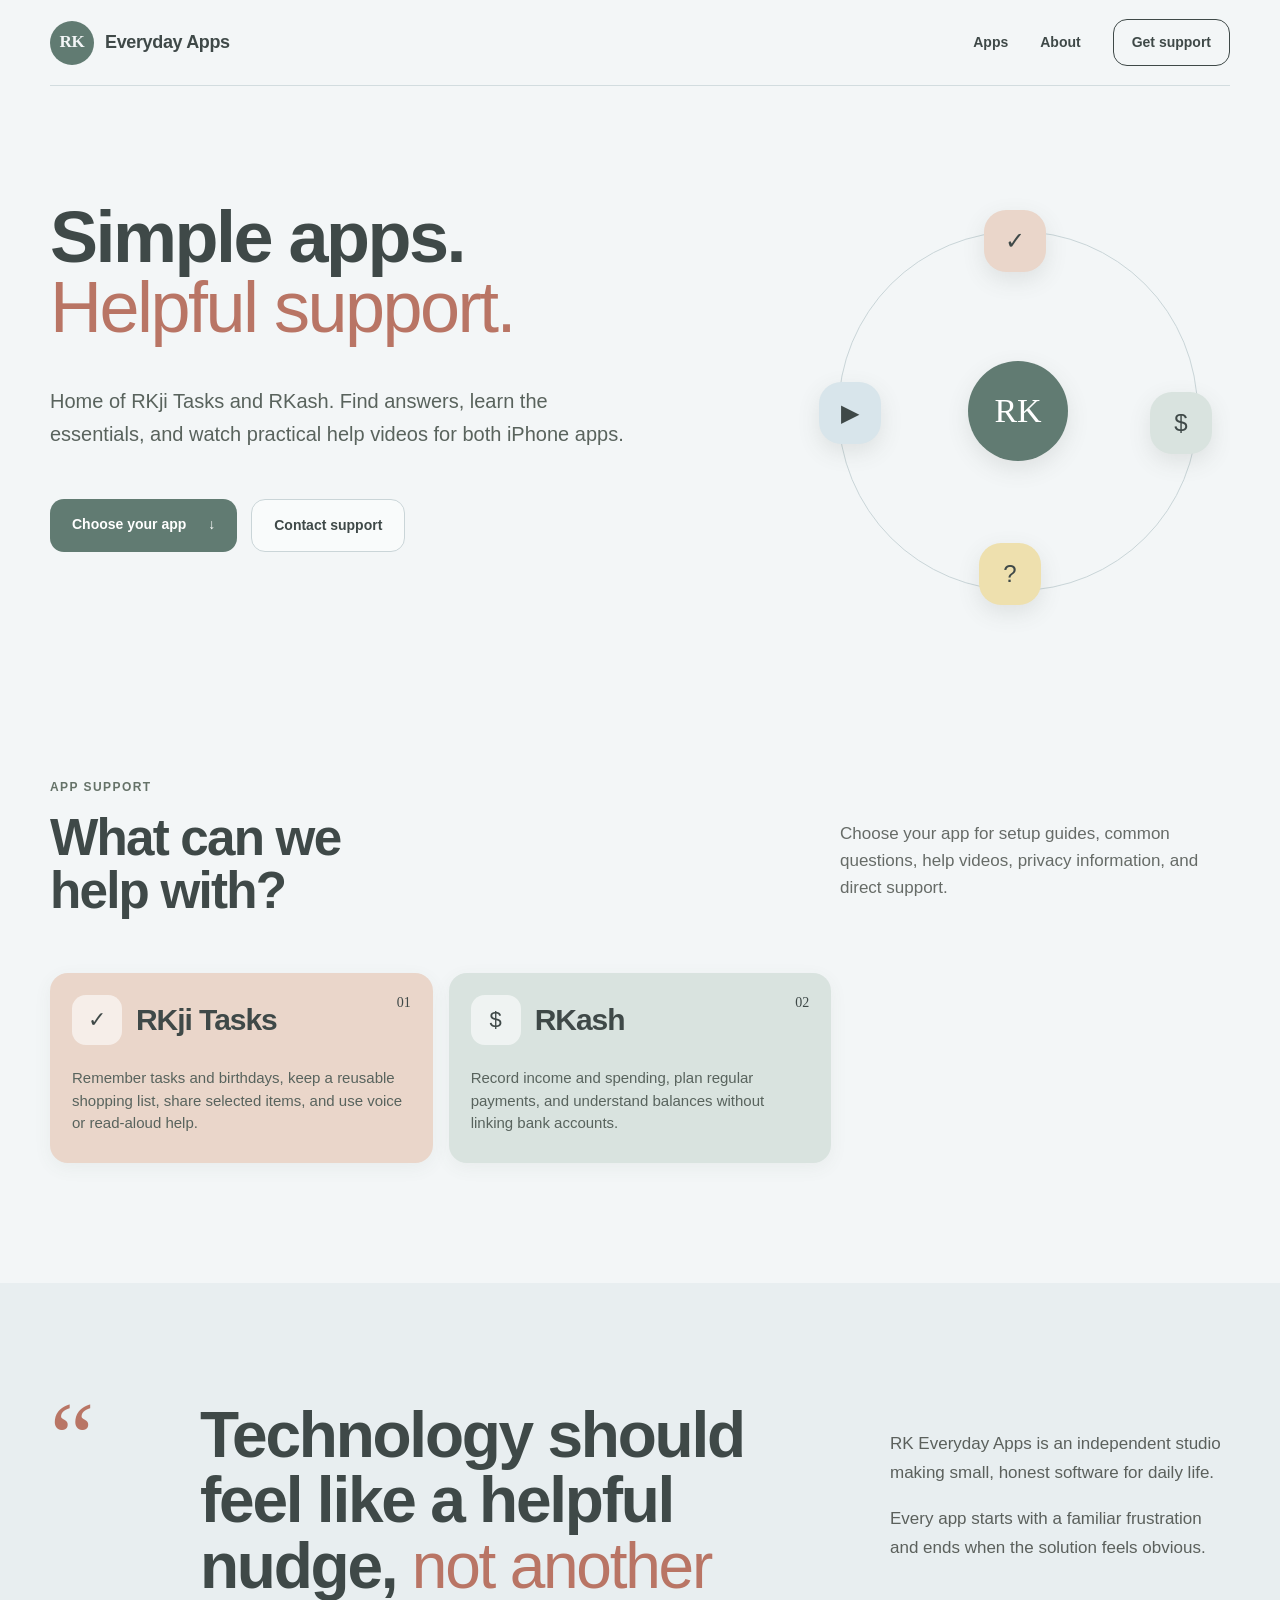
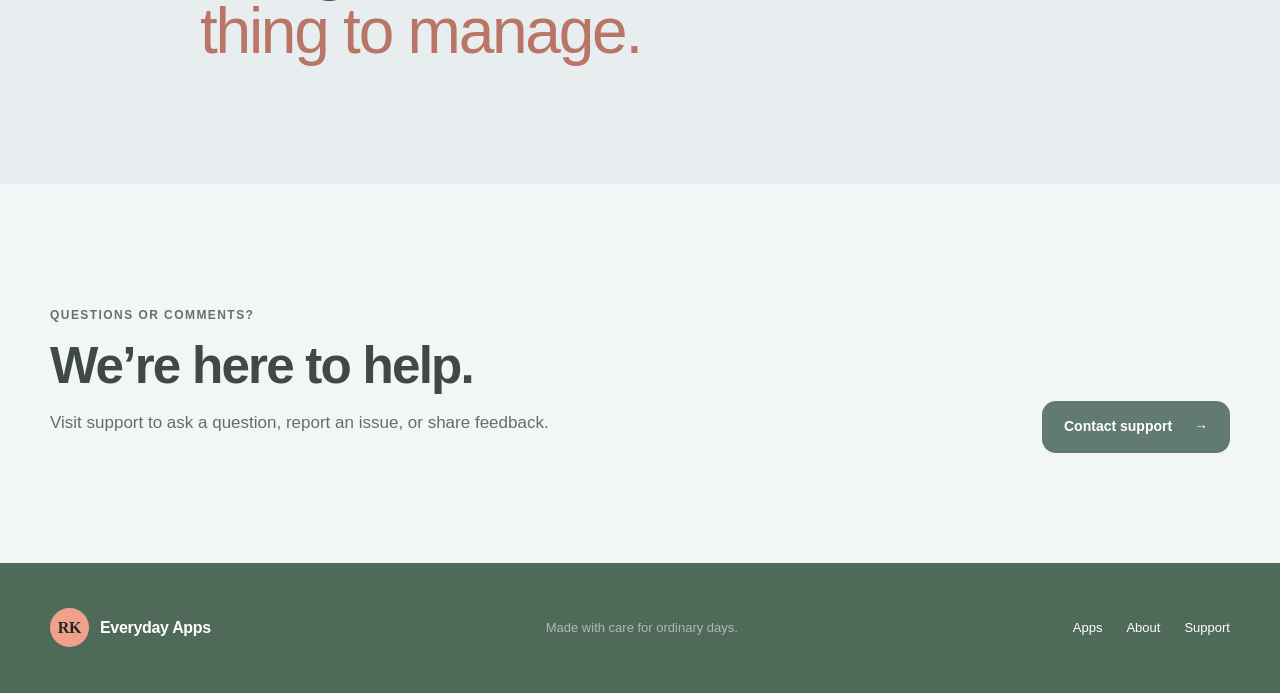
<file: index.html>
<!doctype html><html lang="en"><head><meta charset="UTF-8"><meta name="viewport" content="width=device-width,initial-scale=1"><meta name="description" content="Support and help videos for RKji Tasks and RKash."><title>RK Everyday Apps — Support</title><link rel="stylesheet" href="app/globals.css"><link rel="stylesheet" href="support.css"><link rel="stylesheet" href="warm-theme.css"></head><body><main>
<nav class="nav wrap"><a class="brand" href="#top"><span>RK</span> Everyday Apps</a><div class="navLinks"><a href="#apps">Apps</a><a href="#about">About</a><a class="navCta" href="support.html">Get support</a></div></nav>
<section class="hero homeHero wrap" id="top"><h1>Simple apps.<br><em>Helpful support.</em></h1><p class="heroCopy">Home of RKji Tasks and RKash. Find answers, learn the essentials, and watch practical help videos for both iPhone apps.</p><div class="heroActions"><a class="button primary" href="#apps">Choose your app <span>↓</span></a><a class="button ghost" href="support.html">Contact support</a></div><div class="orbit" aria-hidden="true"><div class="orb orb1">✓</div><div class="orb orb2">$</div><div class="orb orb3">?</div><div class="orb orb4">▶</div><div class="centerOrb">RK</div></div></section>
<section class="apps wrap" id="apps"><div class="sectionHead"><div><p class="kicker">App support</p><h2>What can we<br>help with?</h2></div><p>Choose your app for setup guides, common questions, help videos, privacy information, and direct support.</p></div><div class="appGrid productGrid" id="app-grid"></div></section>
<section class="about" id="about"><div class="wrap aboutInner"><div class="quoteMark">“</div><blockquote>Technology should feel like a helpful nudge, <em>not another thing to manage.</em></blockquote><div class="aboutCopy"><p>RK Everyday Apps is an independent studio making small, honest software for daily life.</p><p>Every app starts with a familiar frustration and ends when the solution feels obvious.</p></div></div></section>
<section class="newsletter wrap"><div><p class="kicker">Questions or comments?</p><h2>We’re here to help.</h2><p>Visit support to ask a question, report an issue, or share feedback.</p></div><a class="button primary" href="support.html">Contact support <span>→</span></a></section>
<footer><div class="wrap footerInner"><a class="brand" href="#top"><span>RK</span> Everyday Apps</a><p>Made with care for ordinary days.</p><div><a href="#apps">Apps</a><a href="#about">About</a><a href="support.html">Support</a></div></div></footer>
</main><script src="script.js"></script></body></html>
</file>
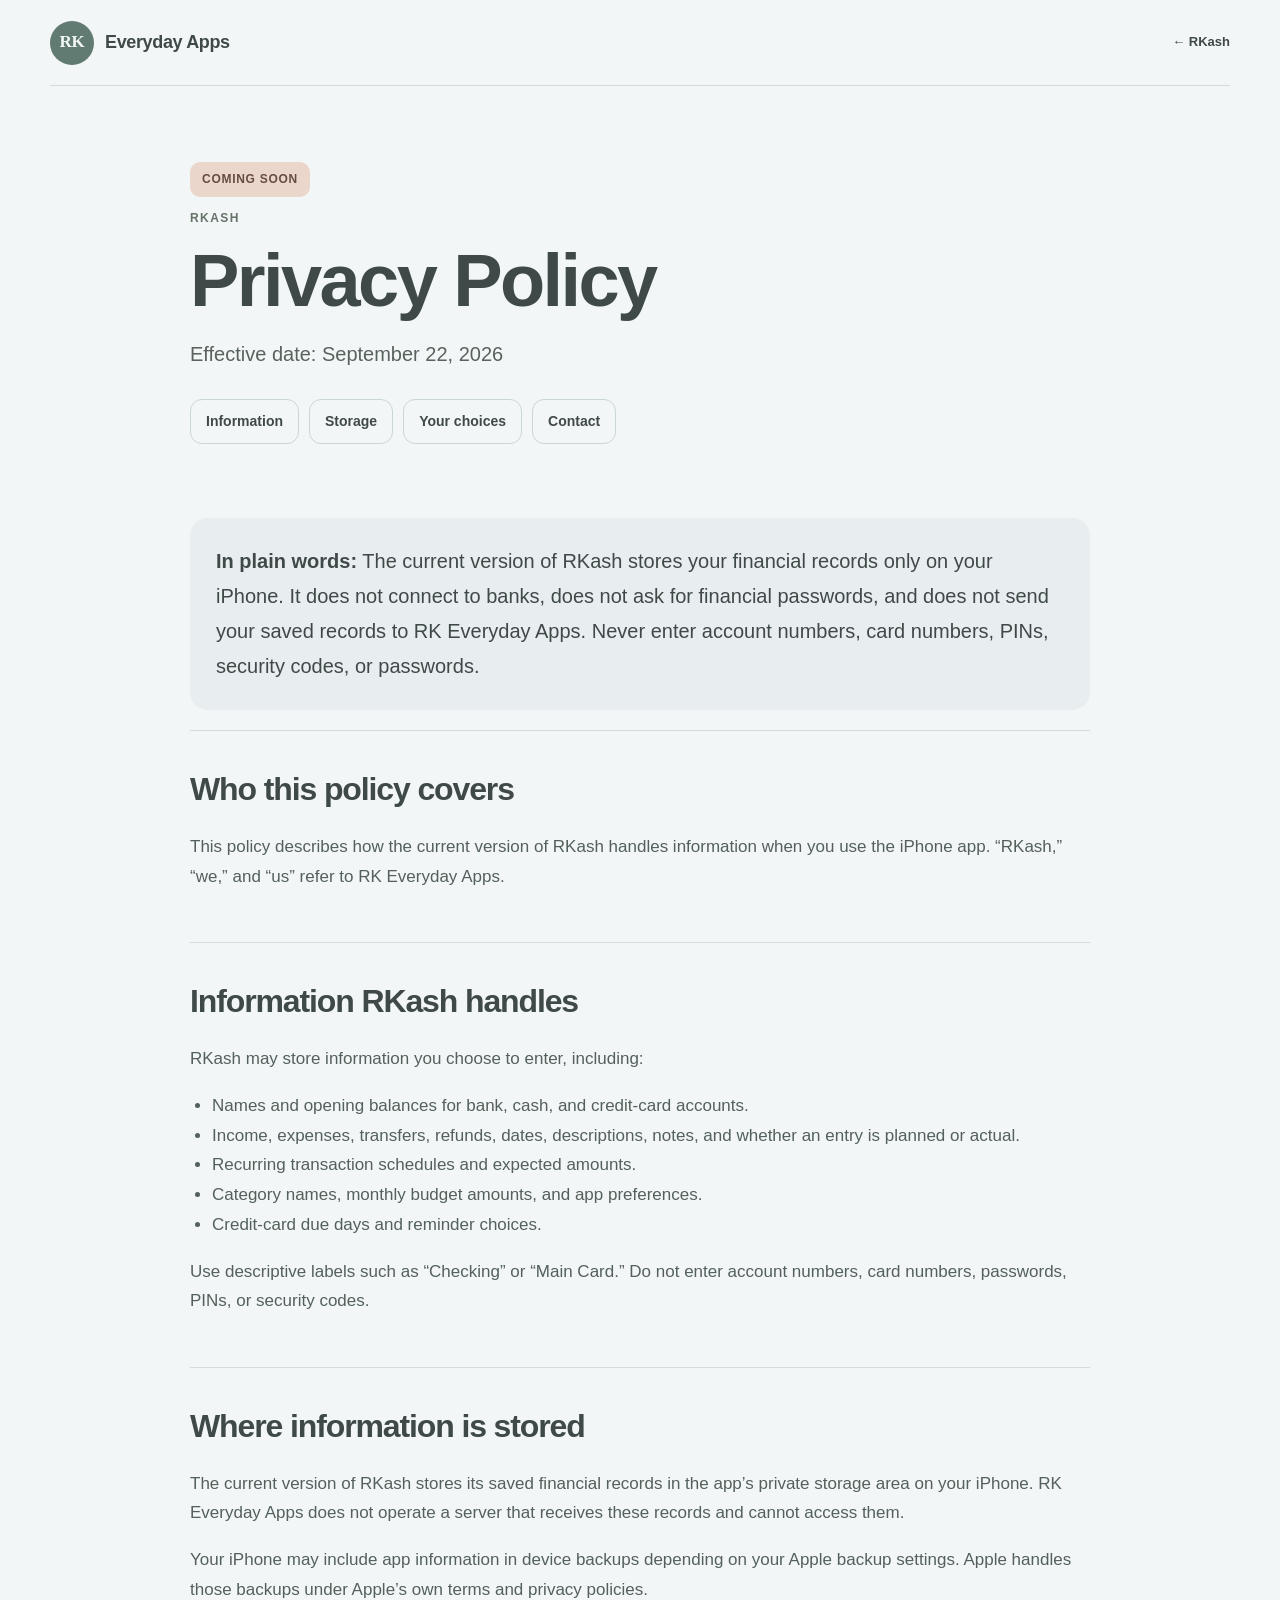
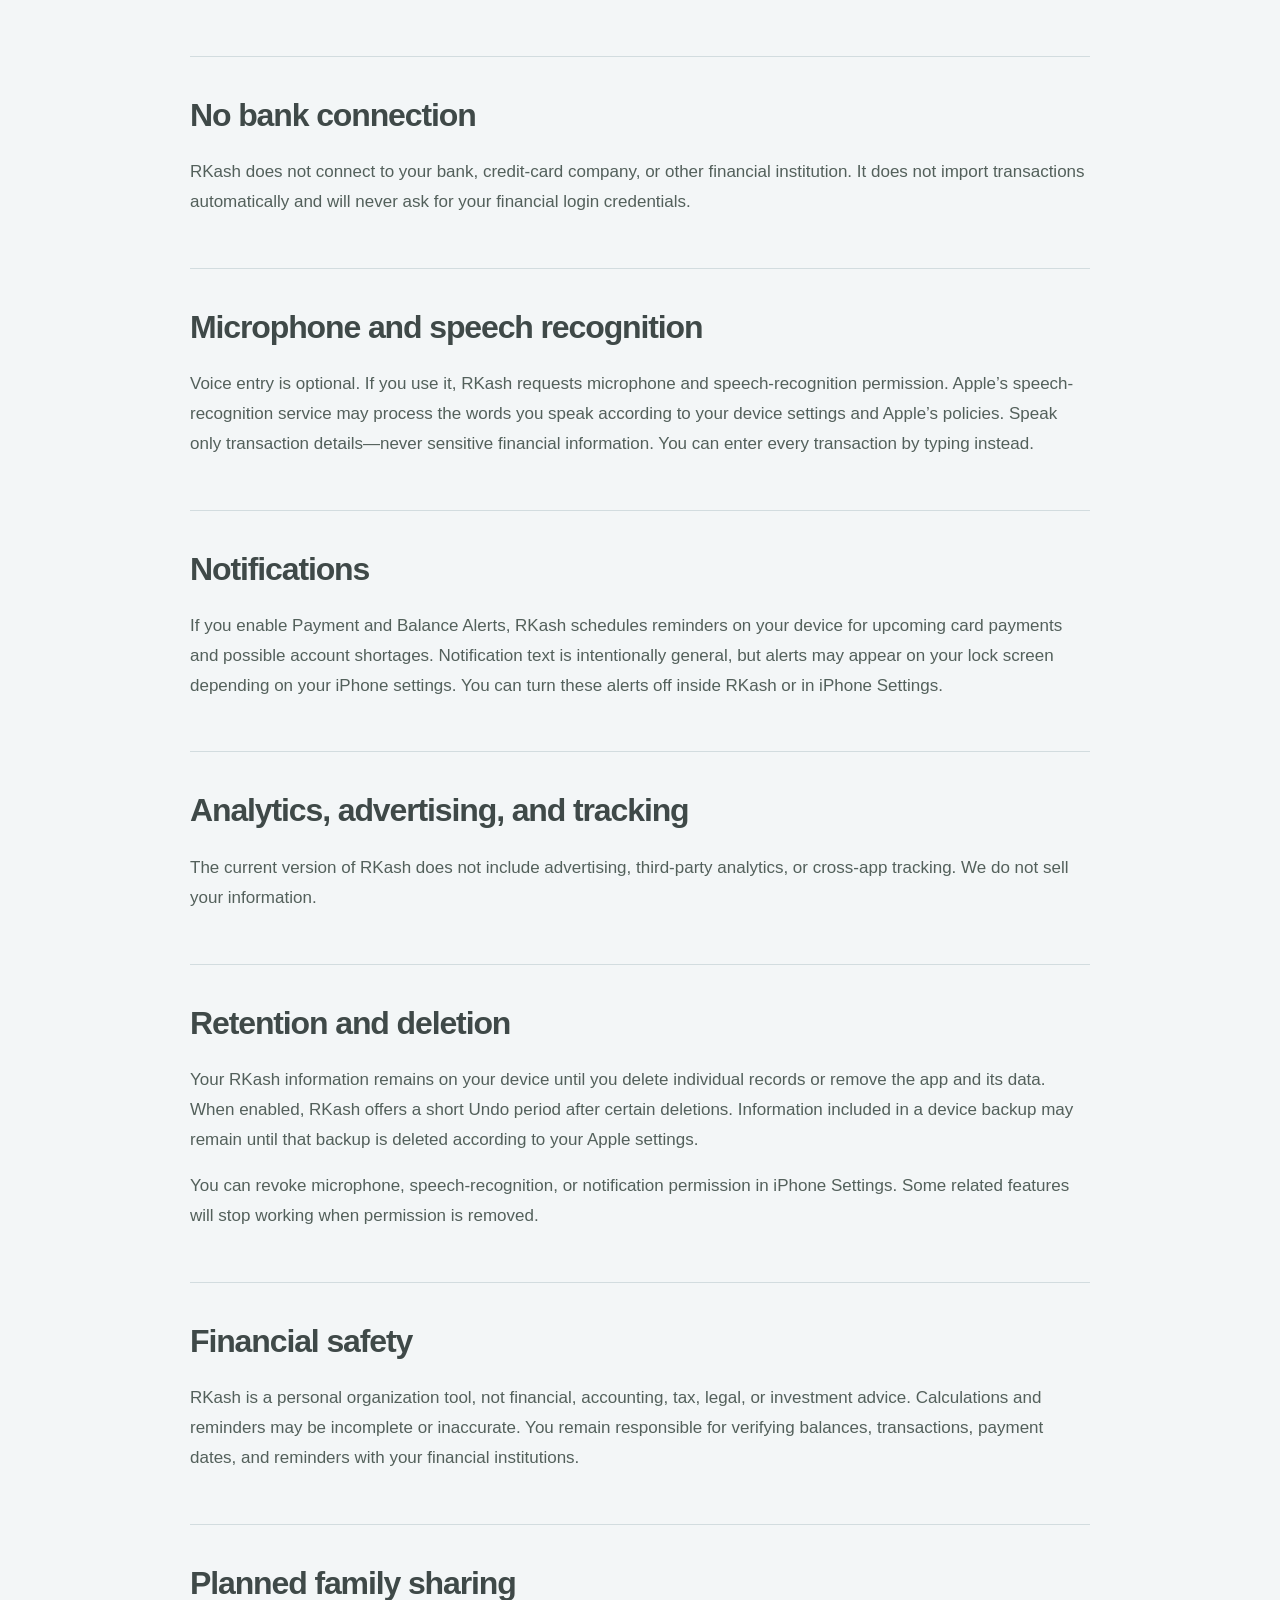
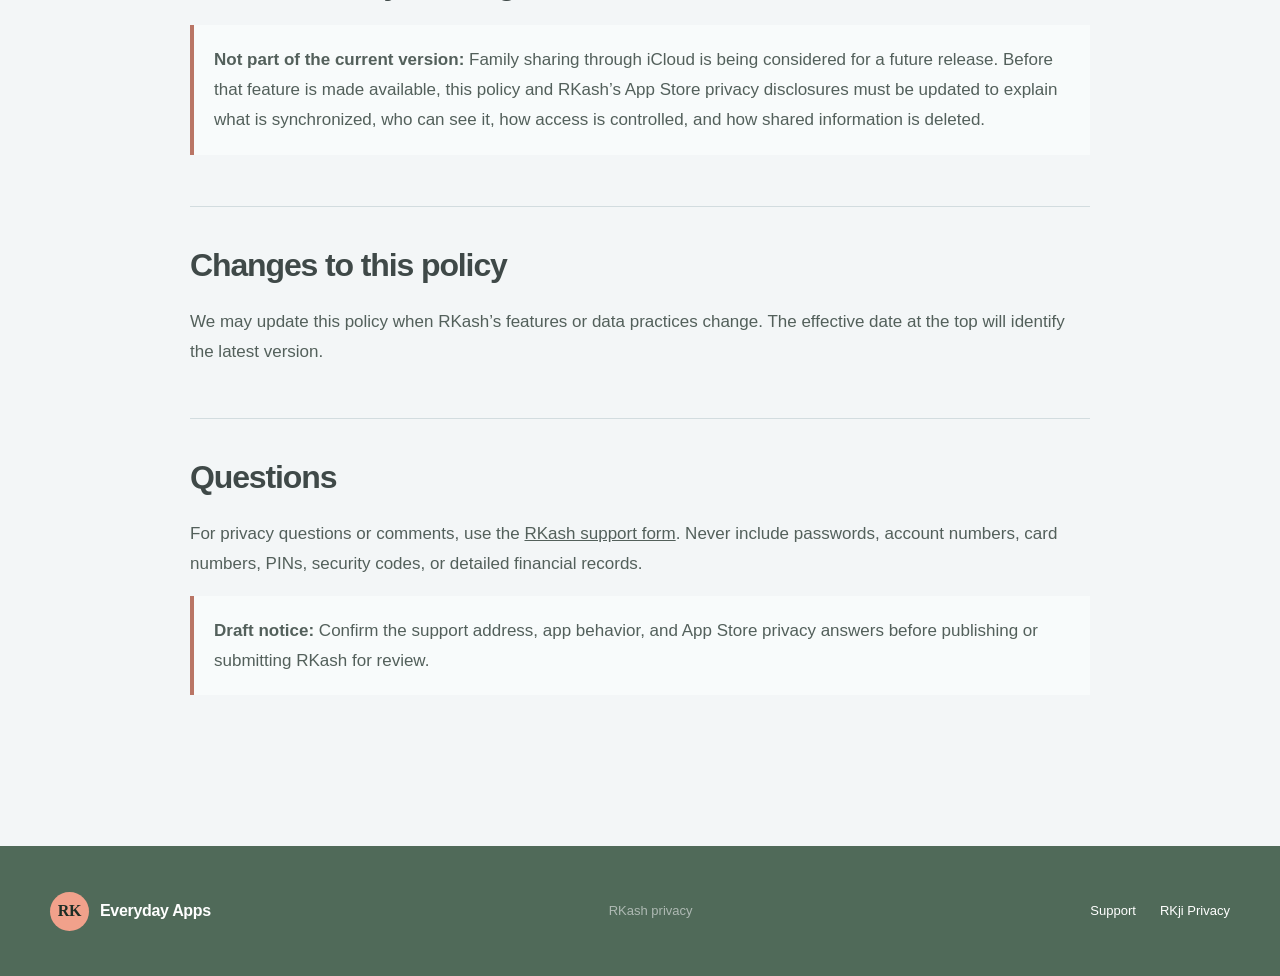
<file: privacy-rkash.html>
<!doctype html><html lang="en"><head><meta charset="UTF-8"><meta name="viewport" content="width=device-width,initial-scale=1"><meta name="description" content="Privacy policy for RKash."><title>RKash Privacy Policy — RK Everyday Apps</title><link rel="stylesheet" href="app/globals.css"><link rel="stylesheet" href="support.css"><link rel="stylesheet" href="warm-theme.css"><link rel="stylesheet" href="privacy.css"></head><body><main>
<nav class="nav wrap"><a class="brand" href="index.html"><span>RK</span> Everyday Apps</a><a class="backLink" href="rkash.html">← RKash</a></nav>
<header class="privacyHero wrap"><span class="policyStatus">Coming soon</span><p class="kicker">RKash</p><h1>Privacy Policy</h1><p class="heroCopy">Effective date: September 22, 2026</p><div class="policyLinks"><a href="#information">Information</a><a href="#storage">Storage</a><a href="#choices">Your choices</a><a href="#contact">Contact</a></div></header>
<article class="privacyBody wrap"><p class="plainSummary"><strong>In plain words:</strong> The current version of RKash stores your financial records only on your iPhone. It does not connect to banks, does not ask for financial passwords, and does not send your saved records to RK Everyday Apps. Never enter account numbers, card numbers, PINs, security codes, or passwords.</p>
<section><h2>Who this policy covers</h2><p>This policy describes how the current version of RKash handles information when you use the iPhone app. “RKash,” “we,” and “us” refer to RK Everyday Apps.</p></section>
<section id="information"><h2>Information RKash handles</h2><p>RKash may store information you choose to enter, including:</p><ul><li>Names and opening balances for bank, cash, and credit-card accounts.</li><li>Income, expenses, transfers, refunds, dates, descriptions, notes, and whether an entry is planned or actual.</li><li>Recurring transaction schedules and expected amounts.</li><li>Category names, monthly budget amounts, and app preferences.</li><li>Credit-card due days and reminder choices.</li></ul><p>Use descriptive labels such as “Checking” or “Main Card.” Do not enter account numbers, card numbers, passwords, PINs, or security codes.</p></section>
<section id="storage"><h2>Where information is stored</h2><p>The current version of RKash stores its saved financial records in the app’s private storage area on your iPhone. RK Everyday Apps does not operate a server that receives these records and cannot access them.</p><p>Your iPhone may include app information in device backups depending on your Apple backup settings. Apple handles those backups under Apple’s own terms and privacy policies.</p></section>
<section><h2>No bank connection</h2><p>RKash does not connect to your bank, credit-card company, or other financial institution. It does not import transactions automatically and will never ask for your financial login credentials.</p></section>
<section><h2>Microphone and speech recognition</h2><p>Voice entry is optional. If you use it, RKash requests microphone and speech-recognition permission. Apple’s speech-recognition service may process the words you speak according to your device settings and Apple’s policies. Speak only transaction details—never sensitive financial information. You can enter every transaction by typing instead.</p></section>
<section><h2>Notifications</h2><p>If you enable Payment and Balance Alerts, RKash schedules reminders on your device for upcoming card payments and possible account shortages. Notification text is intentionally general, but alerts may appear on your lock screen depending on your iPhone settings. You can turn these alerts off inside RKash or in iPhone Settings.</p></section>
<section><h2>Analytics, advertising, and tracking</h2><p>The current version of RKash does not include advertising, third-party analytics, or cross-app tracking. We do not sell your information.</p></section>
<section id="choices"><h2>Retention and deletion</h2><p>Your RKash information remains on your device until you delete individual records or remove the app and its data. When enabled, RKash offers a short Undo period after certain deletions. Information included in a device backup may remain until that backup is deleted according to your Apple settings.</p><p>You can revoke microphone, speech-recognition, or notification permission in iPhone Settings. Some related features will stop working when permission is removed.</p></section>
<section><h2>Financial safety</h2><p>RKash is a personal organization tool, not financial, accounting, tax, legal, or investment advice. Calculations and reminders may be incomplete or inaccurate. You remain responsible for verifying balances, transactions, payment dates, and reminders with your financial institutions.</p></section>
<section><h2>Planned family sharing</h2><p class="policyNote"><strong>Not part of the current version:</strong> Family sharing through iCloud is being considered for a future release. Before that feature is made available, this policy and RKash’s App Store privacy disclosures must be updated to explain what is synchronized, who can see it, how access is controlled, and how shared information is deleted.</p></section>
<section><h2>Changes to this policy</h2><p>We may update this policy when RKash’s features or data practices change. The effective date at the top will identify the latest version.</p></section>
<section id="contact"><h2>Questions</h2><p>For privacy questions or comments, use the <a href="support.html?app=RKash"><u>RKash support form</u></a>. Never include passwords, account numbers, card numbers, PINs, security codes, or detailed financial records.</p><p class="policyNote"><strong>Draft notice:</strong> Confirm the support address, app behavior, and App Store privacy answers before publishing or submitting RKash for review.</p></section></article>
<footer><div class="wrap footerInner"><a class="brand" href="index.html"><span>RK</span> Everyday Apps</a><p>RKash privacy</p><div><a href="rkash.html">Support</a><a href="privacy-rkji.html">RKji Privacy</a></div></div></footer>
</main></body></html>
</file>
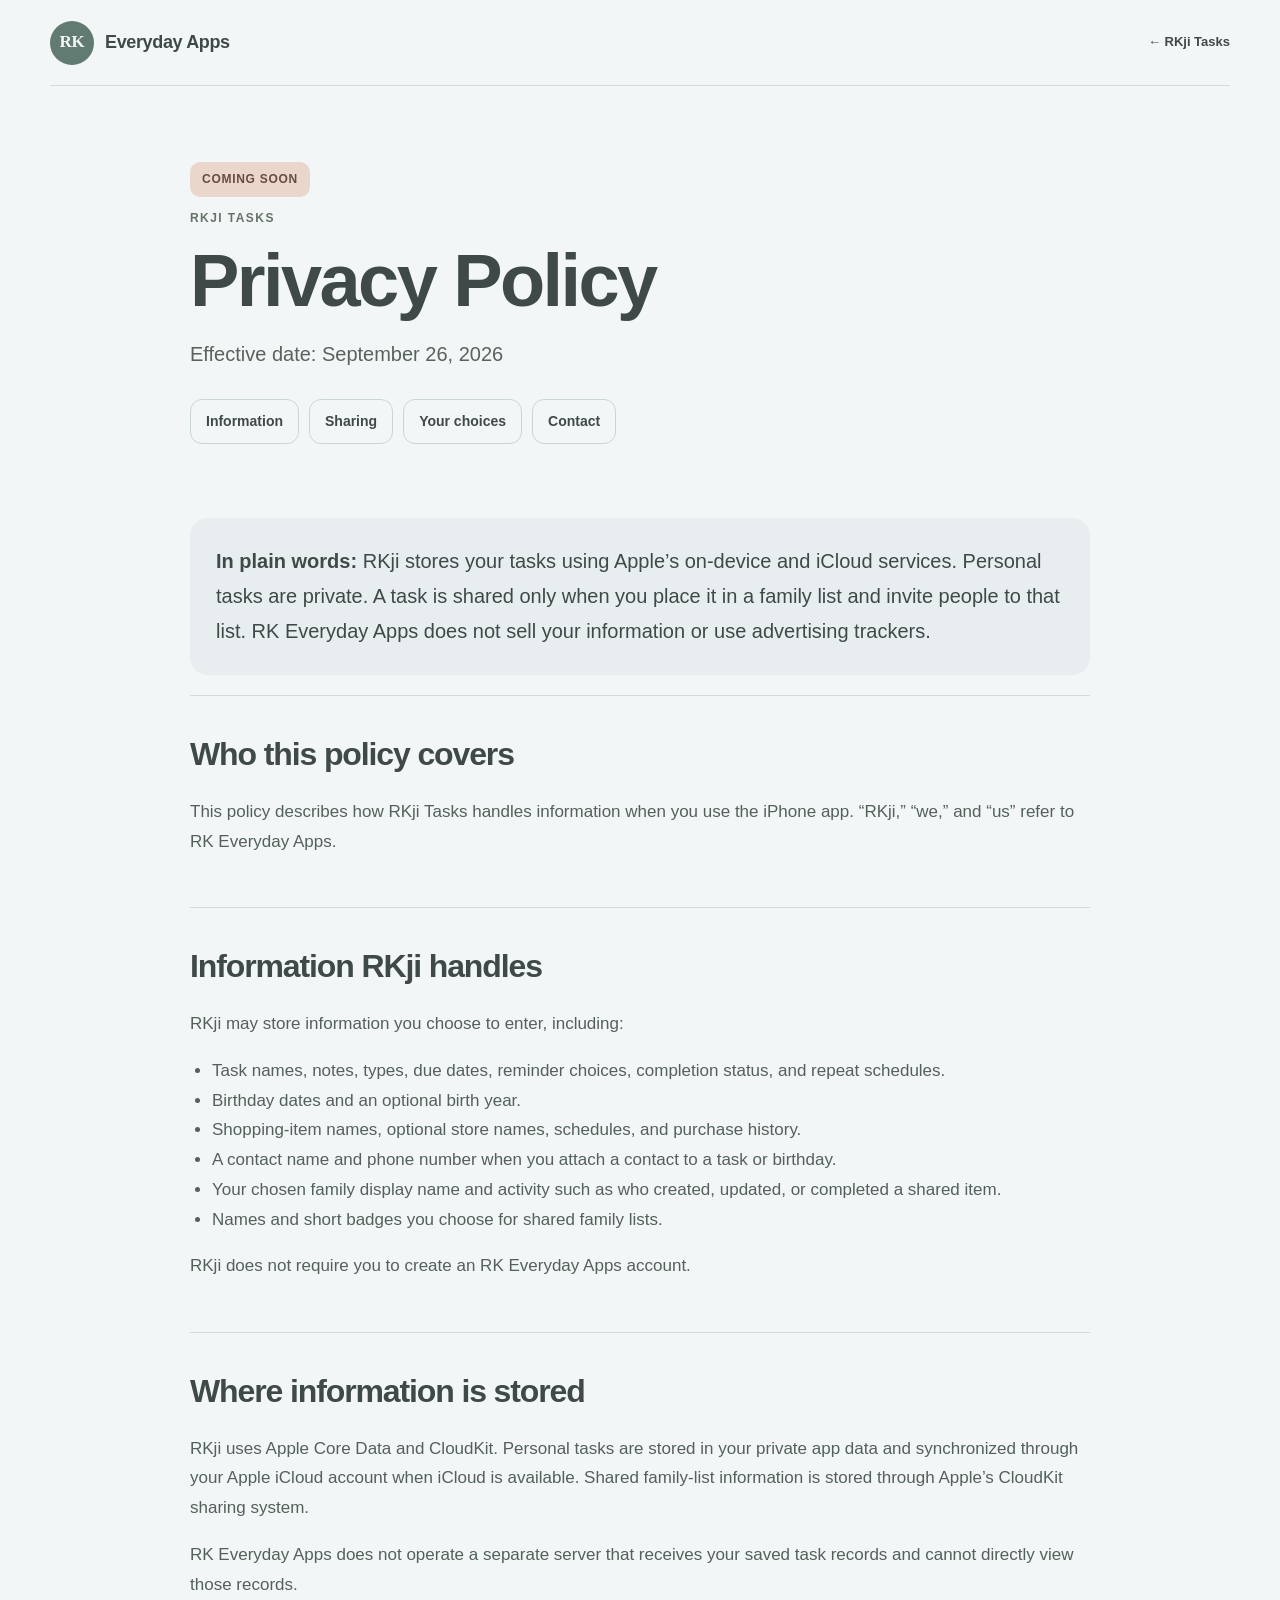
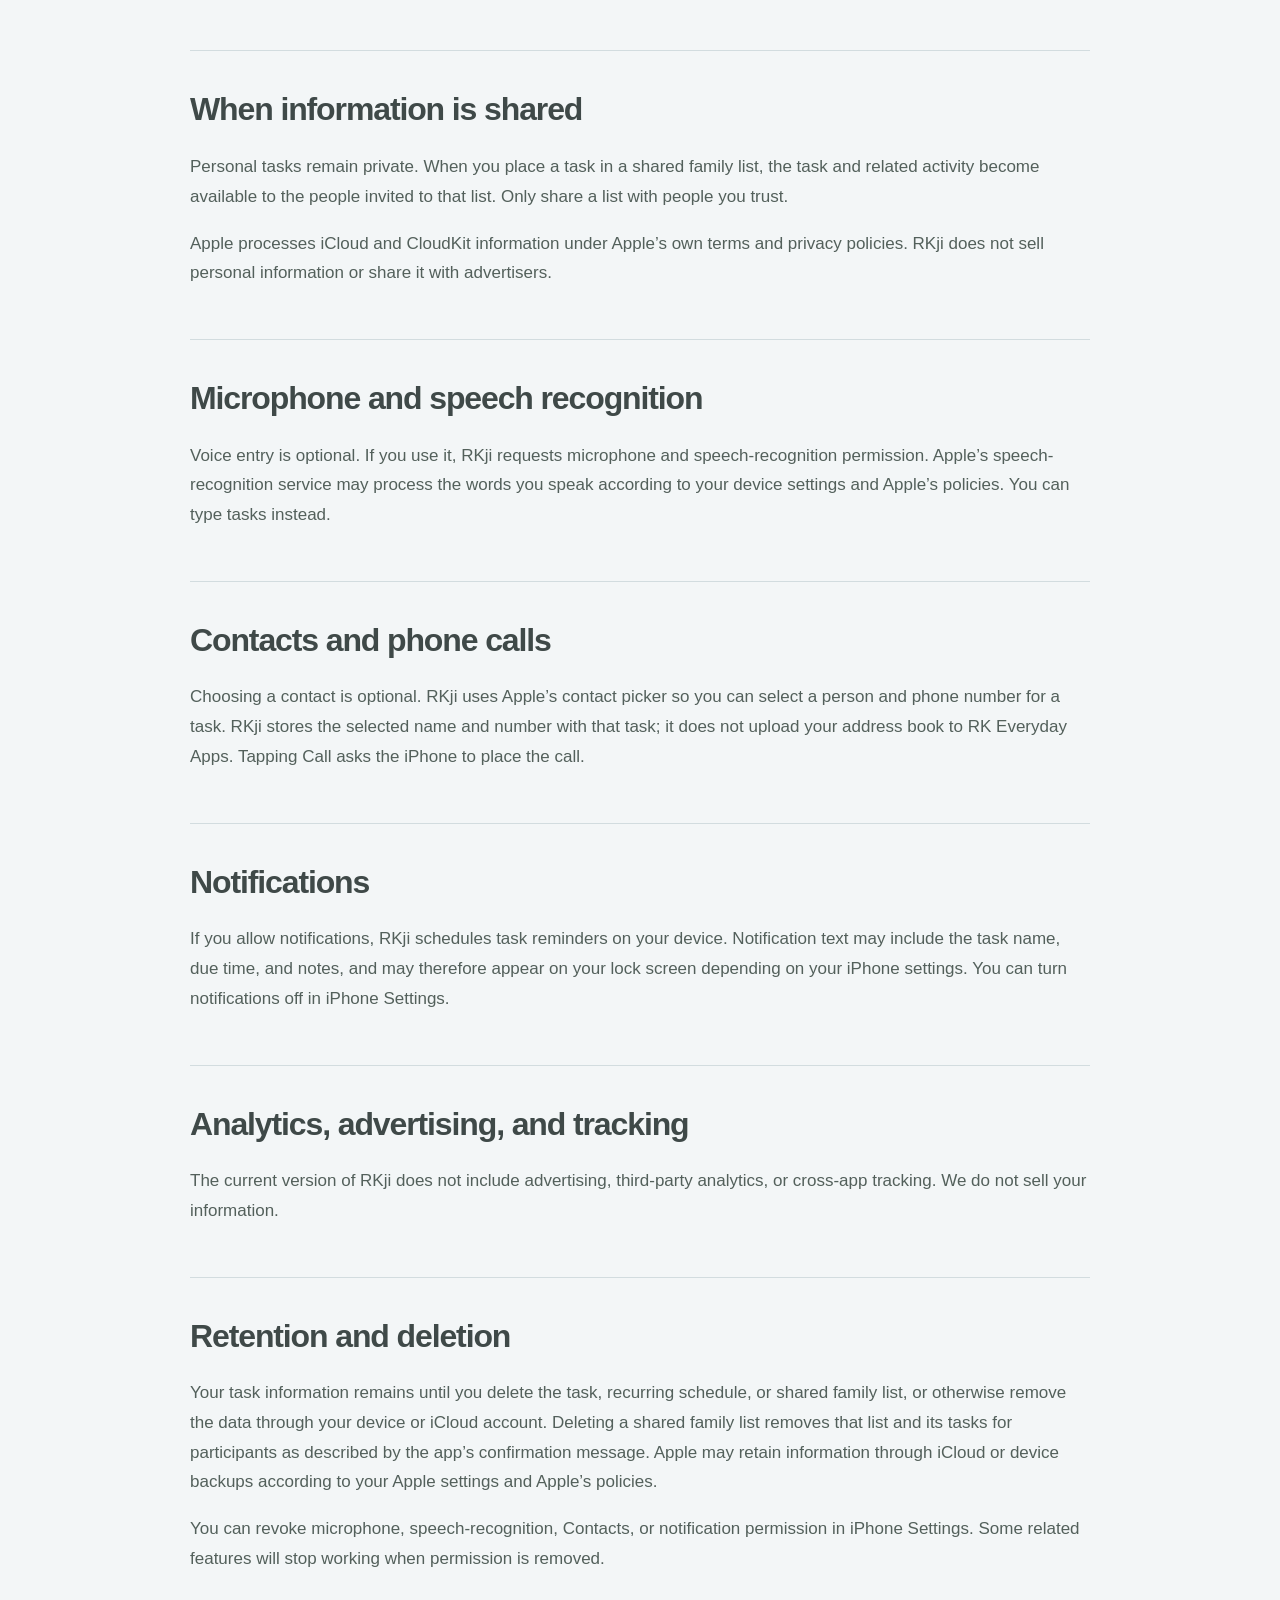
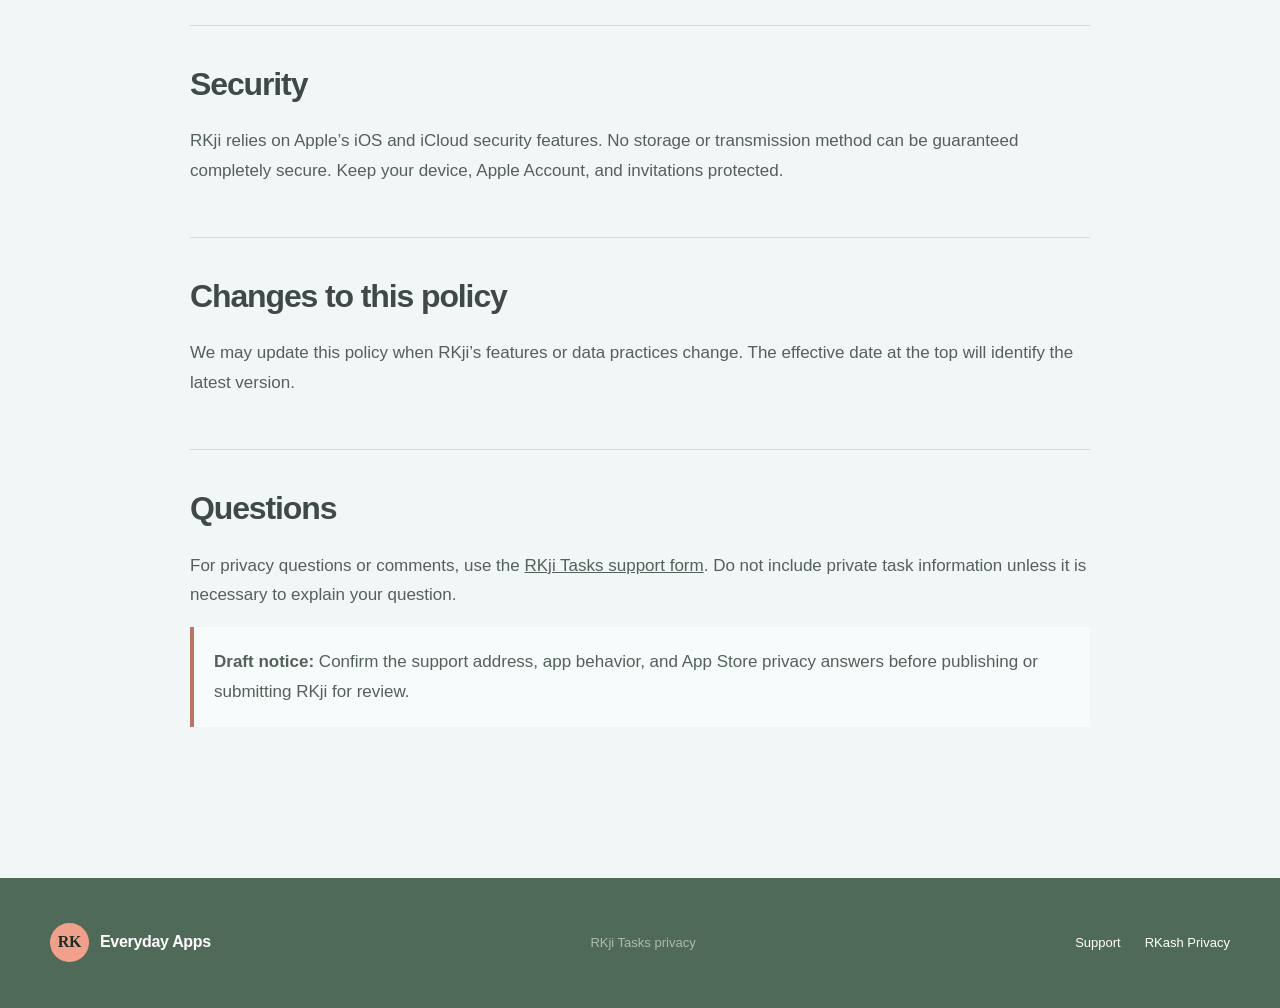
<file: privacy-rkji.html>
<!doctype html><html lang="en"><head><meta charset="UTF-8"><meta name="viewport" content="width=device-width,initial-scale=1"><meta name="description" content="Privacy policy for RKji Tasks."><title>RKji Tasks Privacy Policy — RK Everyday Apps</title><link rel="stylesheet" href="app/globals.css"><link rel="stylesheet" href="support.css"><link rel="stylesheet" href="warm-theme.css"><link rel="stylesheet" href="privacy.css"></head><body><main>
<nav class="nav wrap"><a class="brand" href="index.html"><span>RK</span> Everyday Apps</a><a class="backLink" href="rkji-tasks.html">← RKji Tasks</a></nav>
<header class="privacyHero wrap"><span class="policyStatus">Coming Soon</span><p class="kicker">RKji Tasks</p><h1>Privacy Policy</h1><p class="heroCopy">Effective date: September 26, 2026</p><div class="policyLinks"><a href="#information">Information</a><a href="#sharing">Sharing</a><a href="#choices">Your choices</a><a href="#contact">Contact</a></div></header>
<article class="privacyBody wrap"><p class="plainSummary"><strong>In plain words:</strong> RKji stores your tasks using Apple’s on-device and iCloud services. Personal tasks are private. A task is shared only when you place it in a family list and invite people to that list. RK Everyday Apps does not sell your information or use advertising trackers.</p>
<section><h2>Who this policy covers</h2><p>This policy describes how RKji Tasks handles information when you use the iPhone app. “RKji,” “we,” and “us” refer to RK Everyday Apps.</p></section>
<section id="information"><h2>Information RKji handles</h2><p>RKji may store information you choose to enter, including:</p><ul><li>Task names, notes, types, due dates, reminder choices, completion status, and repeat schedules.</li><li>Birthday dates and an optional birth year.</li><li>Shopping-item names, optional store names, schedules, and purchase history.</li><li>A contact name and phone number when you attach a contact to a task or birthday.</li><li>Your chosen family display name and activity such as who created, updated, or completed a shared item.</li><li>Names and short badges you choose for shared family lists.</li></ul><p>RKji does not require you to create an RK Everyday Apps account.</p></section>
<section><h2>Where information is stored</h2><p>RKji uses Apple Core Data and CloudKit. Personal tasks are stored in your private app data and synchronized through your Apple iCloud account when iCloud is available. Shared family-list information is stored through Apple’s CloudKit sharing system.</p><p>RK Everyday Apps does not operate a separate server that receives your saved task records and cannot directly view those records.</p></section>
<section id="sharing"><h2>When information is shared</h2><p>Personal tasks remain private. When you place a task in a shared family list, the task and related activity become available to the people invited to that list. Only share a list with people you trust.</p><p>Apple processes iCloud and CloudKit information under Apple’s own terms and privacy policies. RKji does not sell personal information or share it with advertisers.</p></section>
<section><h2>Microphone and speech recognition</h2><p>Voice entry is optional. If you use it, RKji requests microphone and speech-recognition permission. Apple’s speech-recognition service may process the words you speak according to your device settings and Apple’s policies. You can type tasks instead.</p></section>
<section><h2>Contacts and phone calls</h2><p>Choosing a contact is optional. RKji uses Apple’s contact picker so you can select a person and phone number for a task. RKji stores the selected name and number with that task; it does not upload your address book to RK Everyday Apps. Tapping Call asks the iPhone to place the call.</p></section>
<section><h2>Notifications</h2><p>If you allow notifications, RKji schedules task reminders on your device. Notification text may include the task name, due time, and notes, and may therefore appear on your lock screen depending on your iPhone settings. You can turn notifications off in iPhone Settings.</p></section>
<section><h2>Analytics, advertising, and tracking</h2><p>The current version of RKji does not include advertising, third-party analytics, or cross-app tracking. We do not sell your information.</p></section>
<section id="choices"><h2>Retention and deletion</h2><p>Your task information remains until you delete the task, recurring schedule, or shared family list, or otherwise remove the data through your device or iCloud account. Deleting a shared family list removes that list and its tasks for participants as described by the app’s confirmation message. Apple may retain information through iCloud or device backups according to your Apple settings and Apple’s policies.</p><p>You can revoke microphone, speech-recognition, Contacts, or notification permission in iPhone Settings. Some related features will stop working when permission is removed.</p></section>
<section><h2>Security</h2><p>RKji relies on Apple’s iOS and iCloud security features. No storage or transmission method can be guaranteed completely secure. Keep your device, Apple Account, and invitations protected.</p></section>
<section><h2>Changes to this policy</h2><p>We may update this policy when RKji’s features or data practices change. The effective date at the top will identify the latest version.</p></section>
<section id="contact"><h2>Questions</h2><p>For privacy questions or comments, use the <a href="support.html?app=RKji%20Tasks"><u>RKji Tasks support form</u></a>. Do not include private task information unless it is necessary to explain your question.</p><p class="policyNote"><strong>Draft notice:</strong> Confirm the support address, app behavior, and App Store privacy answers before publishing or submitting RKji for review.</p></section></article>
<footer><div class="wrap footerInner"><a class="brand" href="index.html"><span>RK</span> Everyday Apps</a><p>RKji Tasks privacy</p><div><a href="rkji-tasks.html">Support</a><a href="privacy-rkash.html">RKash Privacy</a></div></div></footer>
</main></body></html>
</file>
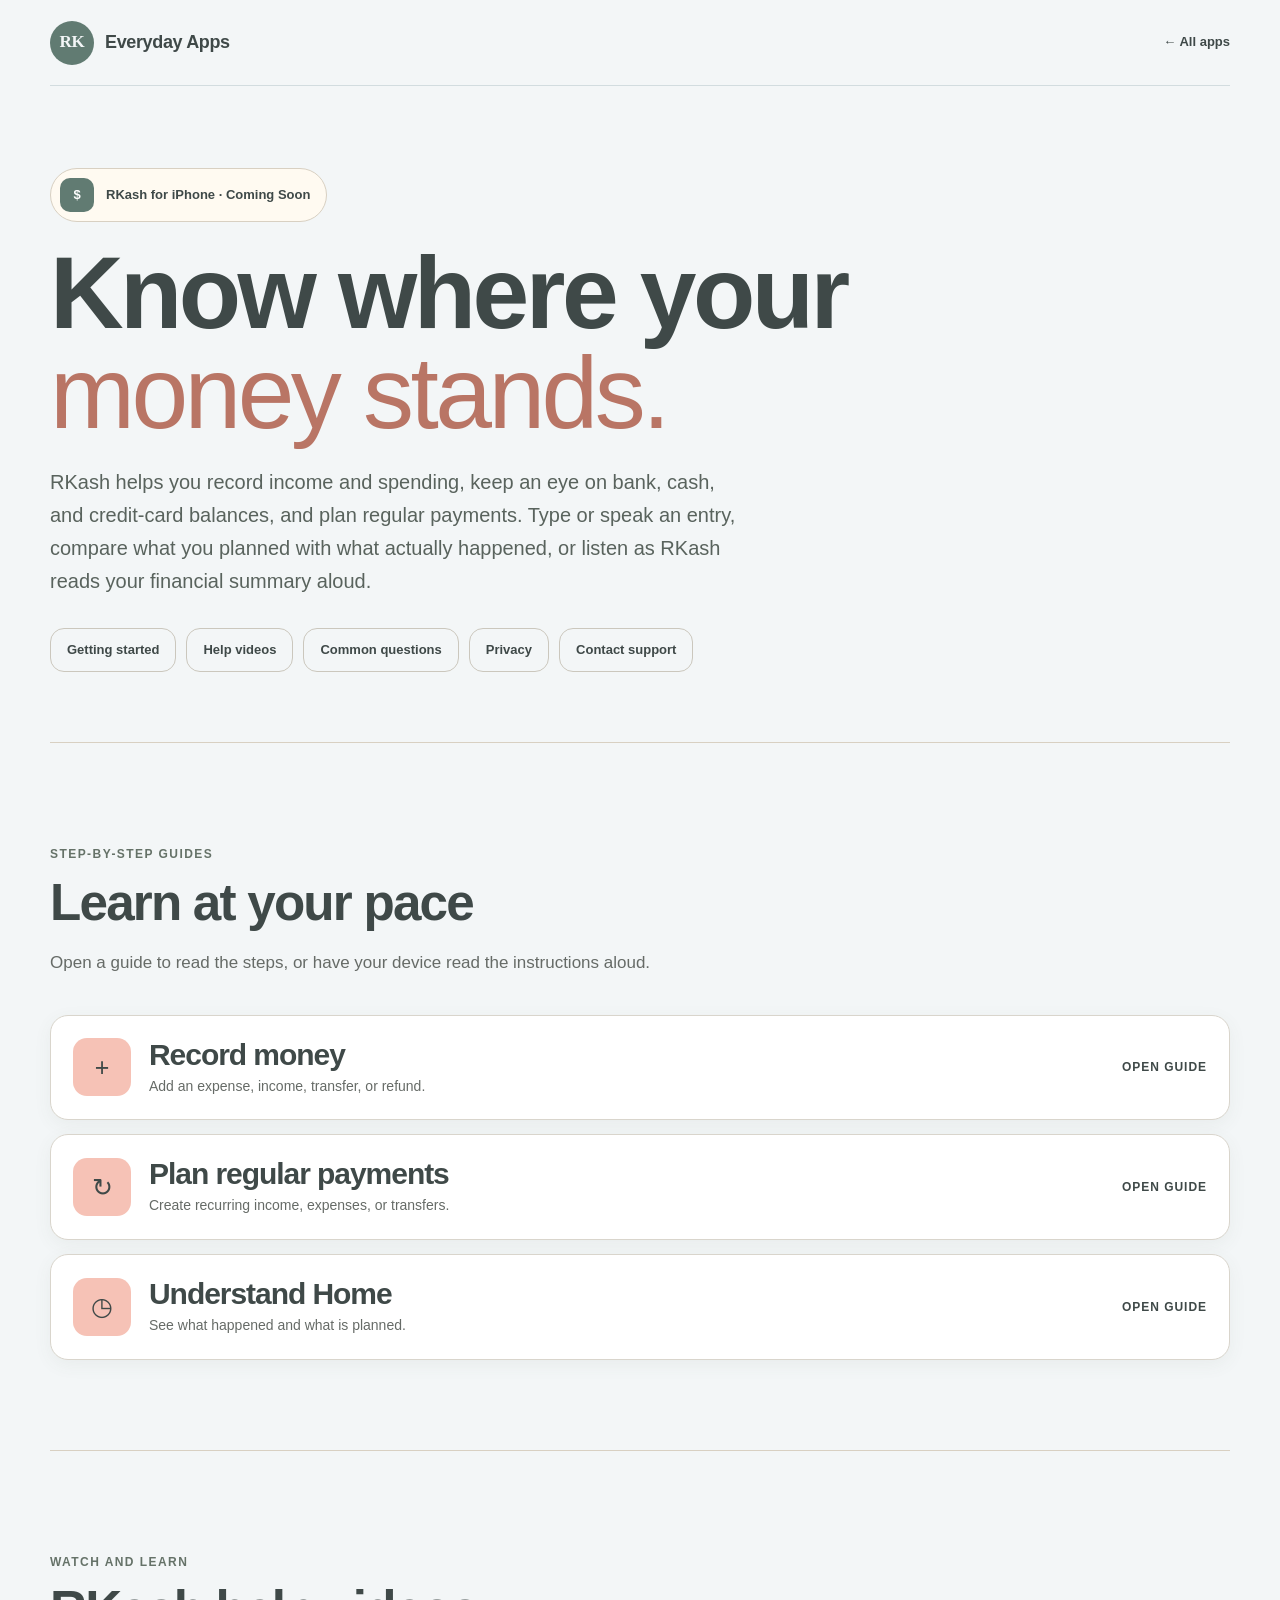
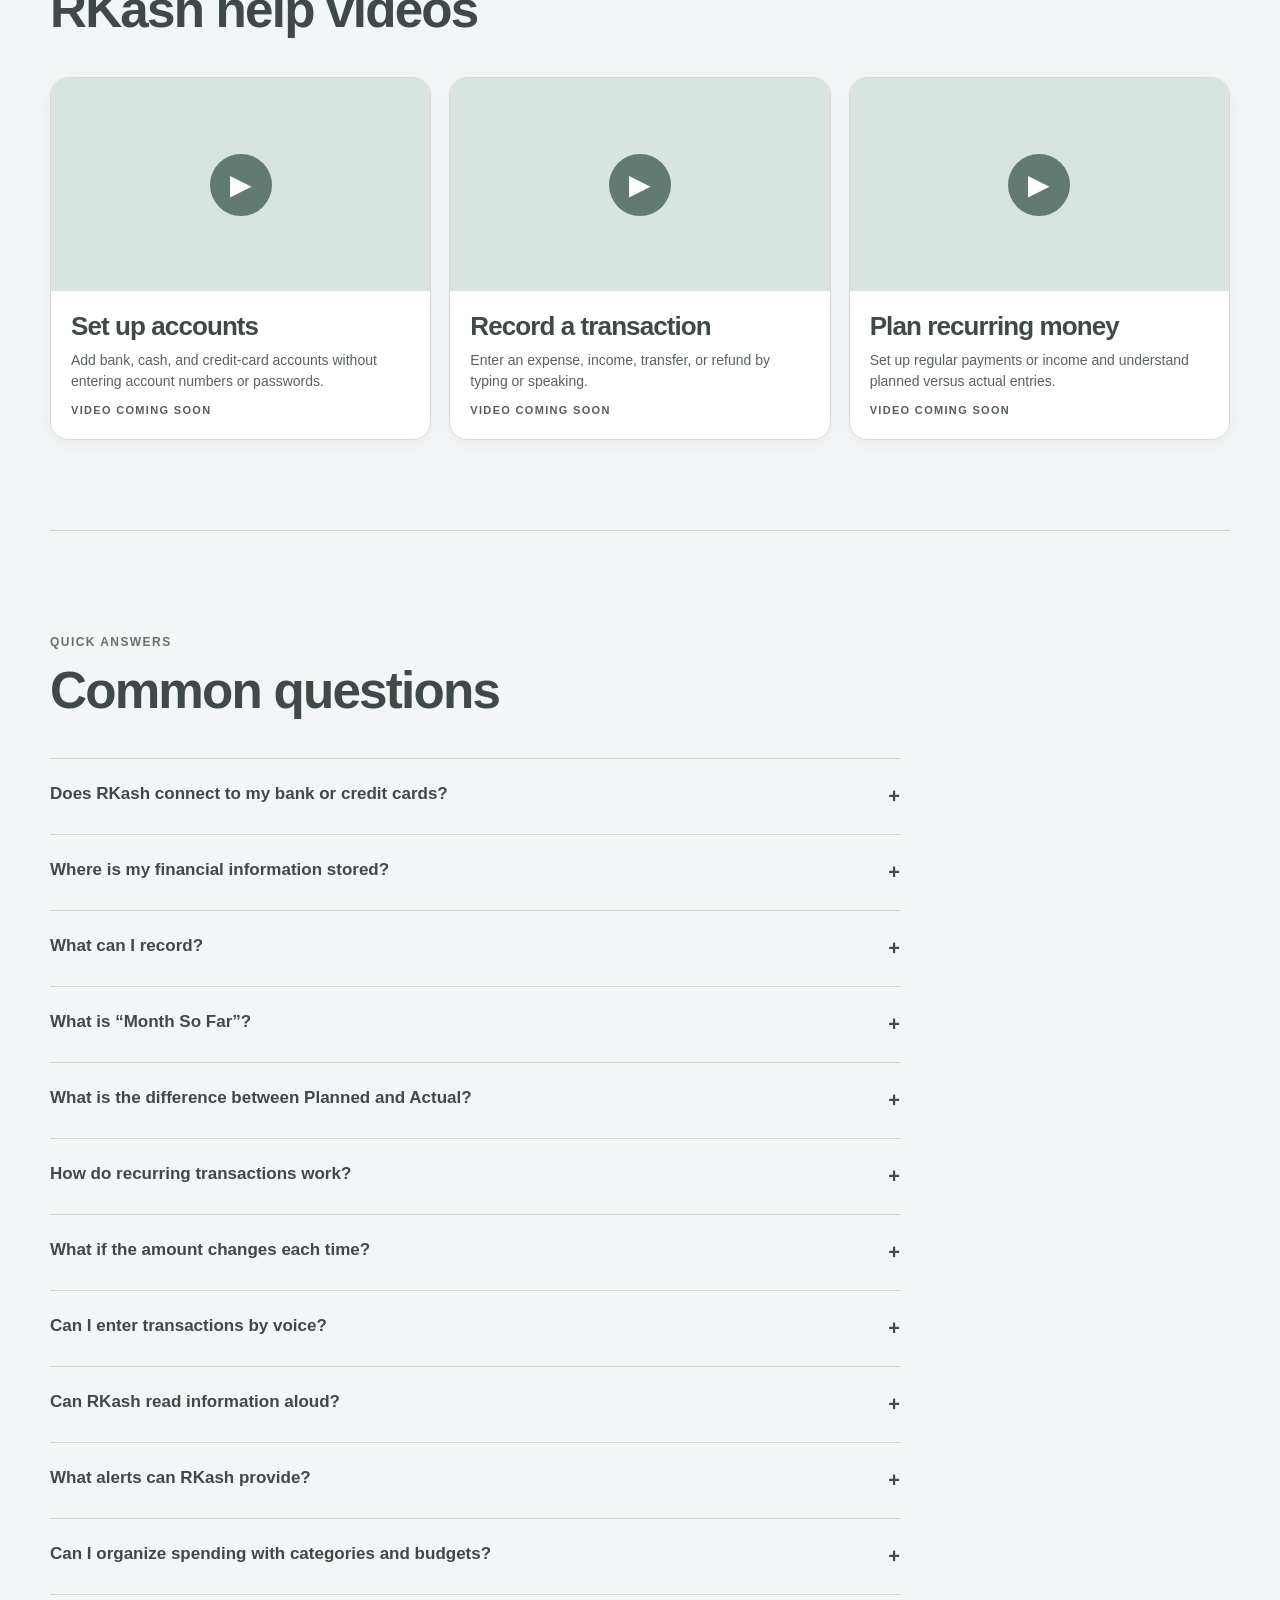
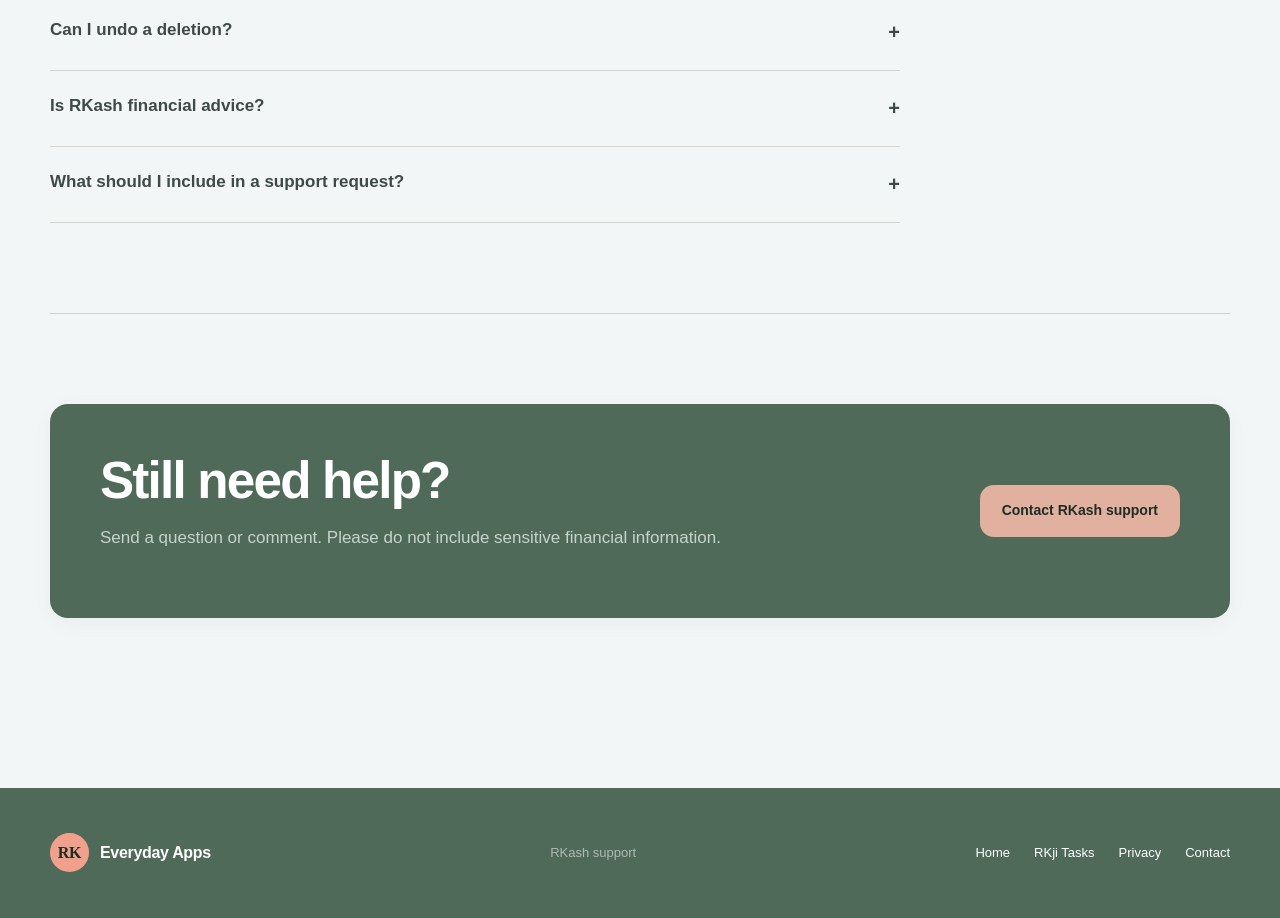
<file: rkash.html>
<!doctype html><html lang="en"><head><meta charset="UTF-8"><meta name="viewport" content="width=device-width,initial-scale=1"><meta name="description" content="Support, guides, FAQs, and help videos for RKash personal finance on iPhone."><title>RKash Support — RK Everyday Apps</title><link rel="stylesheet" href="app/globals.css"><link rel="stylesheet" href="support.css"><link rel="stylesheet" href="rkji-guides.css"><link rel="stylesheet" href="warm-theme.css"></head><body><main>
<nav class="nav wrap"><a class="brand" href="index.html"><span>RK</span> Everyday Apps</a><a class="backLink" href="index.html">← All apps</a></nav>
<section class="supportHero wrap"><div class="appBadge"><span>$</span> RKash for iPhone · Coming Soon</div><h1>Know where your<br><em>money stands.</em></h1><p class="heroCopy supportIntro">RKash helps you record income and spending, keep an eye on bank, cash, and credit-card balances, and plan regular payments. Type or speak an entry, compare what you planned with what actually happened, or listen as RKash reads your financial summary aloud.</p><div class="supportNav"><a href="#start">Getting started</a><a href="#videos">Help videos</a><a href="#faq">Common questions</a><a href="privacy-rkash.html">Privacy</a><a href="#contact">Contact support</a></div></section>

<section class="helpSection wrap" id="start"><p class="kicker">Step-by-step guides</p><h2>Learn at your pace</h2><p class="guideIntro">Open a guide to read the steps, or have your device read the instructions aloud.</p><div class="guideGrid">
<details class="guideCard"><summary><span class="guideIcon">+</span><span><strong>Record money</strong><small>Add an expense, income, transfer, or refund.</small></span><span class="guideAction">Open guide</span></summary><div class="guideBody"><ol><li>From Home, choose <b>Expense</b>, <b>Income</b>, <b>Transfer</b>, or <b>Refund</b>.</li><li>Enter the amount and a short description.</li><li>Choose the category and the account used or receiving the money.</li><li>Select Actual for money that has already moved, or Planned for something expected later.</li><li>Review the date and optional notes, then tap <b>Save</b>.</li><li>You can also tap the microphone and speak the entry, then review it before saving.</li></ol><button class="speakButton" type="button">🔊 Read this guide aloud</button><p class="readScript">To record money in RKash, choose Expense, Income, Transfer, or Refund from Home. Enter the amount and a short description. Choose the category and the account used or receiving the money. Select Actual if the money has already moved, or Planned if it is expected later. Review the date and notes, then tap Save. You can also use the microphone to speak the entry and review it before saving.</p></div></details>
<details class="guideCard"><summary><span class="guideIcon">↻</span><span><strong>Plan regular payments</strong><small>Create recurring income, expenses, or transfers.</small></span><span class="guideAction">Open guide</span></summary><div class="guideBody"><ol><li>Open <b>More</b>, then choose <b>Recurring Transactions</b>.</li><li>Tap <b>Add Recurring Transaction</b>.</li><li>Choose the transaction type, amount, category, and account.</li><li>Select how often it happens—such as weekly, every two weeks, monthly, every few months, or yearly.</li><li>Choose the first date and an optional end date, then save.</li><li>RKash creates planned entries ahead of time. On the due date, a fixed-amount entry becomes actual automatically.</li></ol><button class="speakButton" type="button">🔊 Read this guide aloud</button><p class="readScript">To plan a regular payment, open More and choose Recurring Transactions. Tap Add Recurring Transaction. Choose the type, amount, category, and account. Select how often it happens, choose the first date and an optional end date, then save. RKash creates planned entries ahead of time. On the due date, a fixed amount entry becomes actual automatically.</p></div></details>
<details class="guideCard"><summary><span class="guideIcon">◷</span><span><strong>Understand Home</strong><small>See what happened and what is planned.</small></span><span class="guideAction">Open guide</span></summary><div class="guideBody"><ol><li><b>Month So Far</b> shows actual income minus actual expenses for the current month.</li><li><b>Income</b> and <b>Expenses</b> compare planned totals with actual totals.</li><li><b>Credit Cards</b> shows card spending, payments, and the total currently owed.</li><li><b>Bank &amp; Cash</b> shows direct expenses paid and the current available balance.</li><li>Tap a summary box to see the matching Activity details.</li><li>Tap the speaker at the top of Home to hear the full summary aloud.</li></ol><button class="speakButton" type="button">🔊 Read this guide aloud</button><p class="readScript">On Home, Month So Far shows actual income minus actual expenses for the current month. Income and Expenses compare planned totals with actual totals. Credit Cards shows card spending, payments, and the total currently owed. Bank and Cash shows direct expenses paid and the current available balance. Tap a summary box for details, or tap the speaker to hear the full summary aloud.</p></div></details>
</div></section>

<section class="helpSection wrap" id="videos"><p class="kicker">Watch and learn</p><h2>RKash help videos</h2><div class="videoGrid">
<article class="videoCard"><div class="videoThumb mint"><span>▶</span></div><div class="videoText"><h3>Set up accounts</h3><p>Add bank, cash, and credit-card accounts without entering account numbers or passwords.</p><div class="comingSoon">Video coming soon</div></div></article>
<article class="videoCard"><div class="videoThumb mint"><span>▶</span></div><div class="videoText"><h3>Record a transaction</h3><p>Enter an expense, income, transfer, or refund by typing or speaking.</p><div class="comingSoon">Video coming soon</div></div></article>
<article class="videoCard"><div class="videoThumb mint"><span>▶</span></div><div class="videoText"><h3>Plan recurring money</h3><p>Set up regular payments or income and understand planned versus actual entries.</p><div class="comingSoon">Video coming soon</div></div></article>
</div></section>

<section class="helpSection wrap" id="faq"><p class="kicker">Quick answers</p><h2>Common questions</h2><div class="faqList">
<details><summary>Does RKash connect to my bank or credit cards?</summary><p>No. RKash does not connect to financial institutions and will never ask for financial passwords. You enter and maintain your own information.</p></details>
<details><summary>Where is my financial information stored?</summary><p>Your saved financial records stay on your iPhone. RKash does not send those records to us, and we cannot access them. Never enter account numbers, card numbers, PINs, security codes, or passwords.</p></details>
<details><summary>What can I record?</summary><p>RKash records expenses, income, transfers between accounts, and refunds. You can mark an entry as Actual when money has moved or Planned when it is expected later.</p></details>
<details><summary>What is “Month So Far”?</summary><p>Month So Far is actual income minus actual expenses for the current month. A qualifying refund can reduce the expense total.</p></details>
<details><summary>What is the difference between Planned and Actual?</summary><p>Planned entries help you see what you expect. Actual entries affect current balances and Month So Far. You can switch the Home transaction list and Activity details between Planned and Actual.</p></details>
<details><summary>How do recurring transactions work?</summary><p>RKash creates planned entries for active recurring items without making duplicates. A fixed-amount recurring entry becomes Actual automatically on its due date. Editing, pausing, or deleting the recurring setup changes future entries without rewriting past history.</p></details>
<details><summary>What if the amount changes each time?</summary><p>When creating a recurring item, choose “Amount varies each time.” RKash can prepare the planned entry, but you must enter the amount before recording it as an actual transaction.</p></details>
<details><summary>Can I enter transactions by voice?</summary><p>Yes. Tap the microphone on Home and speak the transaction details. RKash prepares an entry for you to review. Voice entry can also prepare a recurring item. Apple’s speech-recognition service may process spoken words according to your device settings, so never speak sensitive financial information.</p></details>
<details><summary>Can RKash read information aloud?</summary><p>Yes. Tap the speaker on Home to hear the current financial summary. The built-in Home help can also be read aloud.</p></details>
<details><summary>What alerts can RKash provide?</summary><p>If you enable Payment and Balance Alerts, RKash can notify you about upcoming credit-card payments and possible bank or cash shortages. Press and hold an alert to choose “Remind in 30 Min.” Always verify payment dates and balances yourself.</p></details>
<details><summary>Can I organize spending with categories and budgets?</summary><p>Yes. RKash includes Categories &amp; Budgets, where you can maintain income and expense categories and add monthly budget amounts.</p></details>
<details><summary>Can I undo a deletion?</summary><p>When “Show Undo After Delete” is enabled in Settings, RKash offers Undo for five seconds after deleting a transaction or recurring item.</p></details>
<details><summary>Is RKash financial advice?</summary><p>No. RKash is a personal organization tool, not financial, accounting, tax, legal, or investment advice. Always verify balances, transactions, due dates, and reminders with your financial institutions.</p></details>
<details><summary>What should I include in a support request?</summary><p>Include your iPhone model, iOS version, RKash version, the screen you were using, and a short description of what happened. Never send passwords, account numbers, card numbers, PINs, or security codes.</p></details>
</div></section>

<section class="helpSection wrap" id="contact"><div class="contactPanel"><div><h2>Still need help?</h2><p>Send a question or comment. Please do not include sensitive financial information.</p></div><a class="button" href="support.html?app=RKash">Contact RKash support</a></div></section>
<footer class="supportFooter"><div class="wrap footerInner"><a class="brand" href="index.html"><span>RK</span> Everyday Apps</a><p>RKash support</p><div><a href="index.html">Home</a><a href="rkji-tasks.html">RKji Tasks</a><a href="privacy-rkash.html">Privacy</a><a href="support.html?app=RKash">Contact</a></div></div></footer>
</main><script src="rkji-guides.js"></script></body></html>
</file>
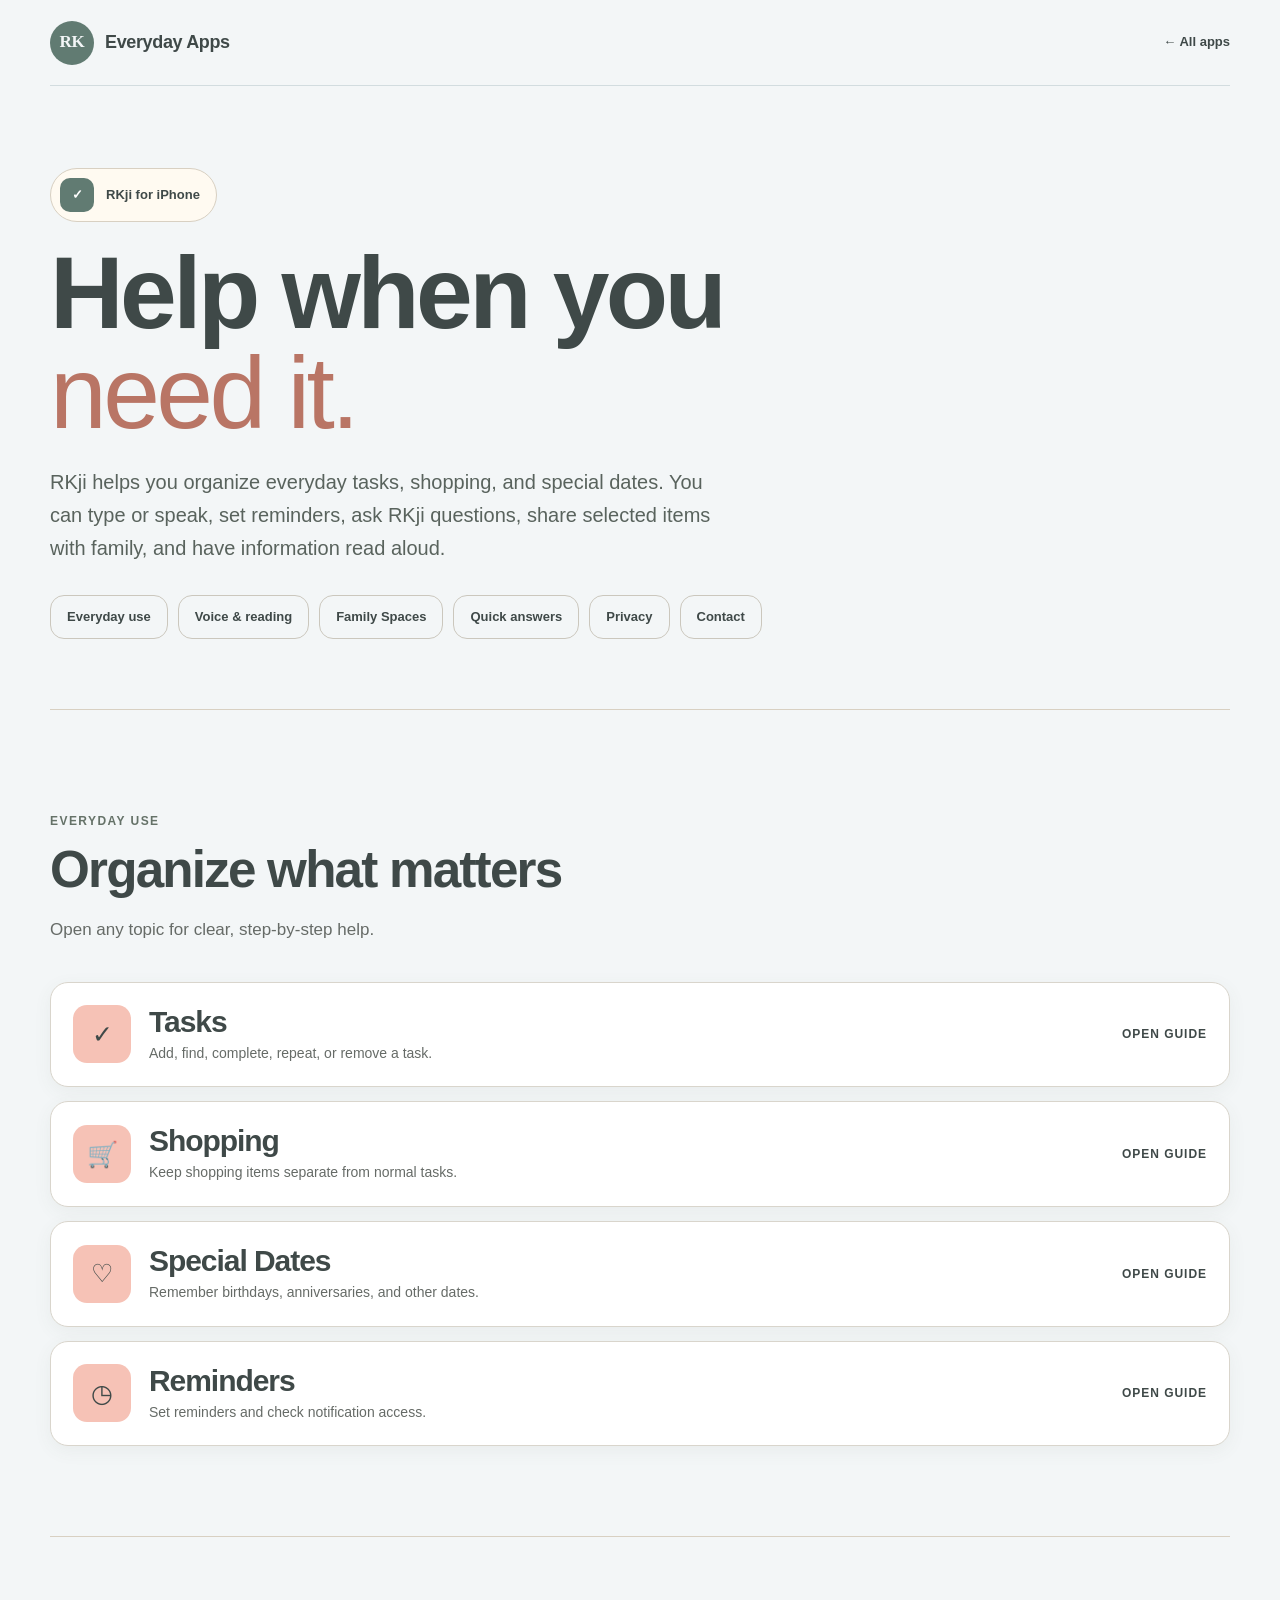
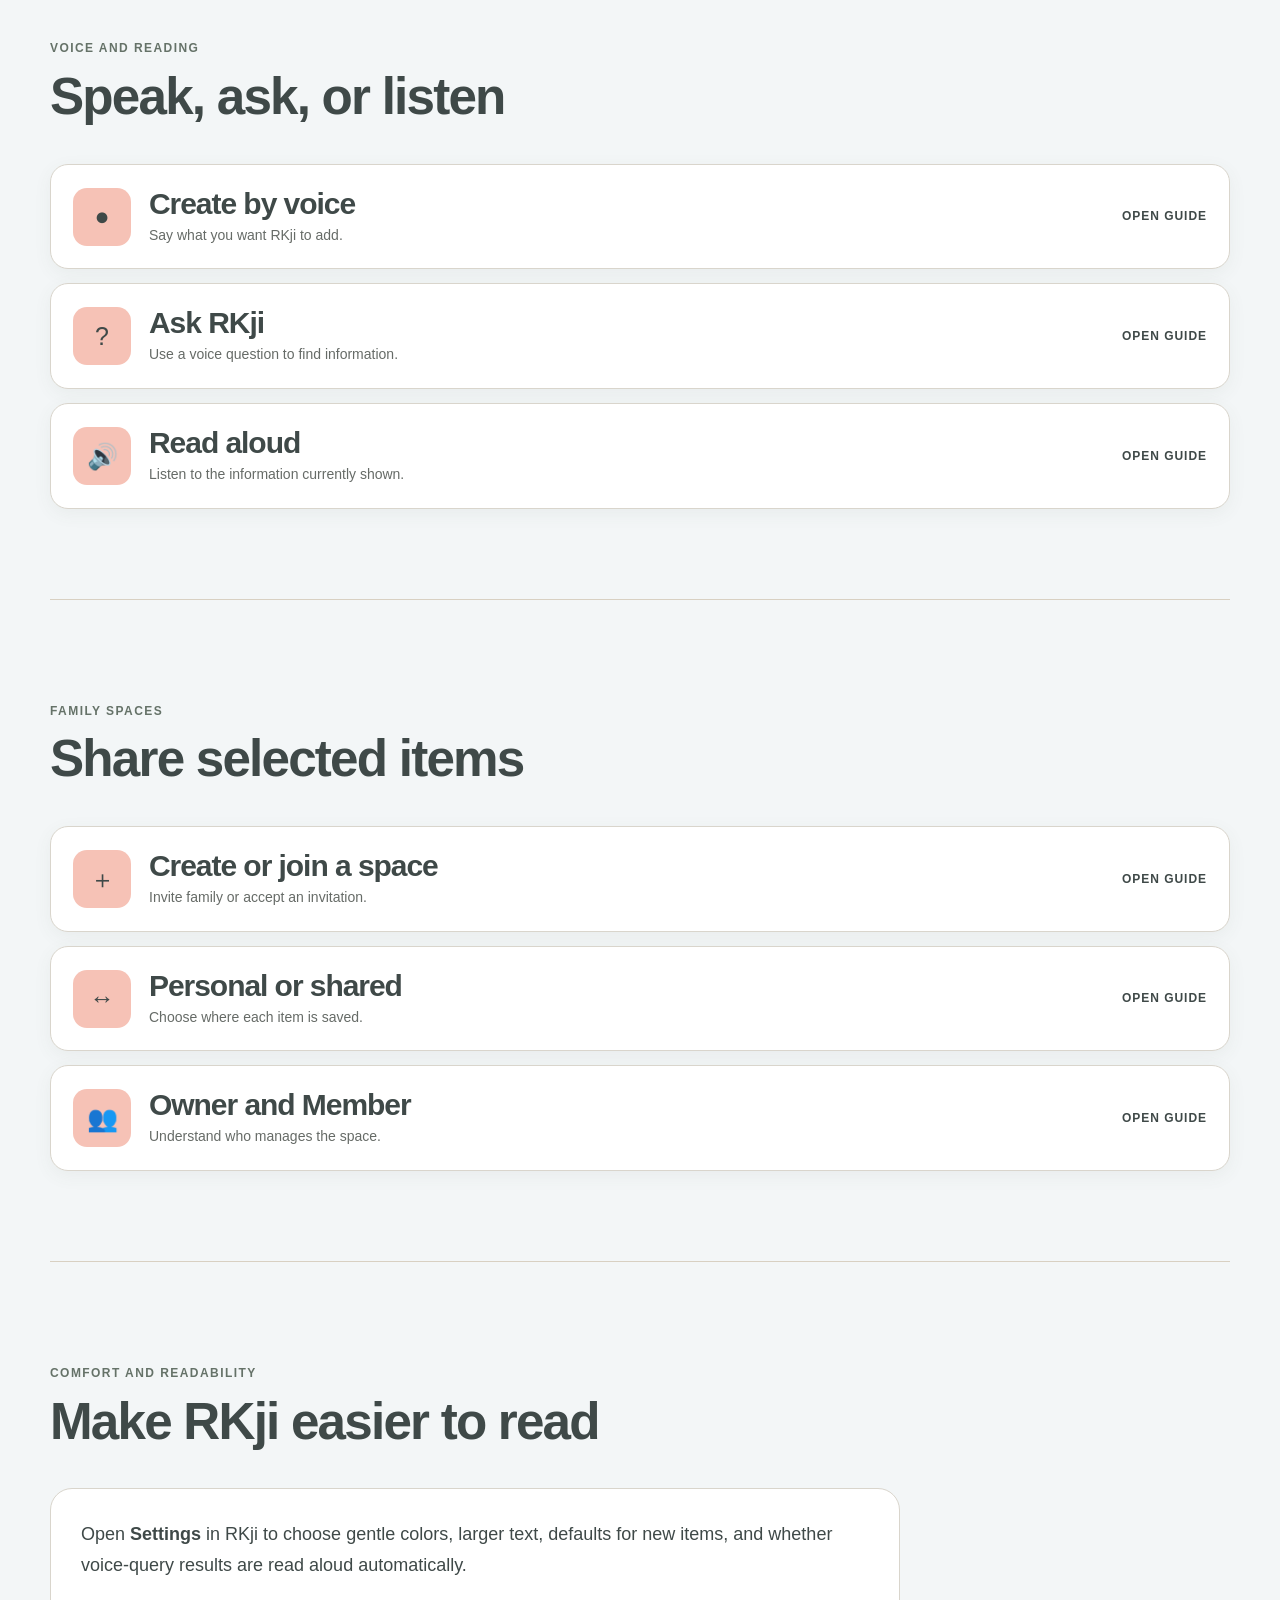
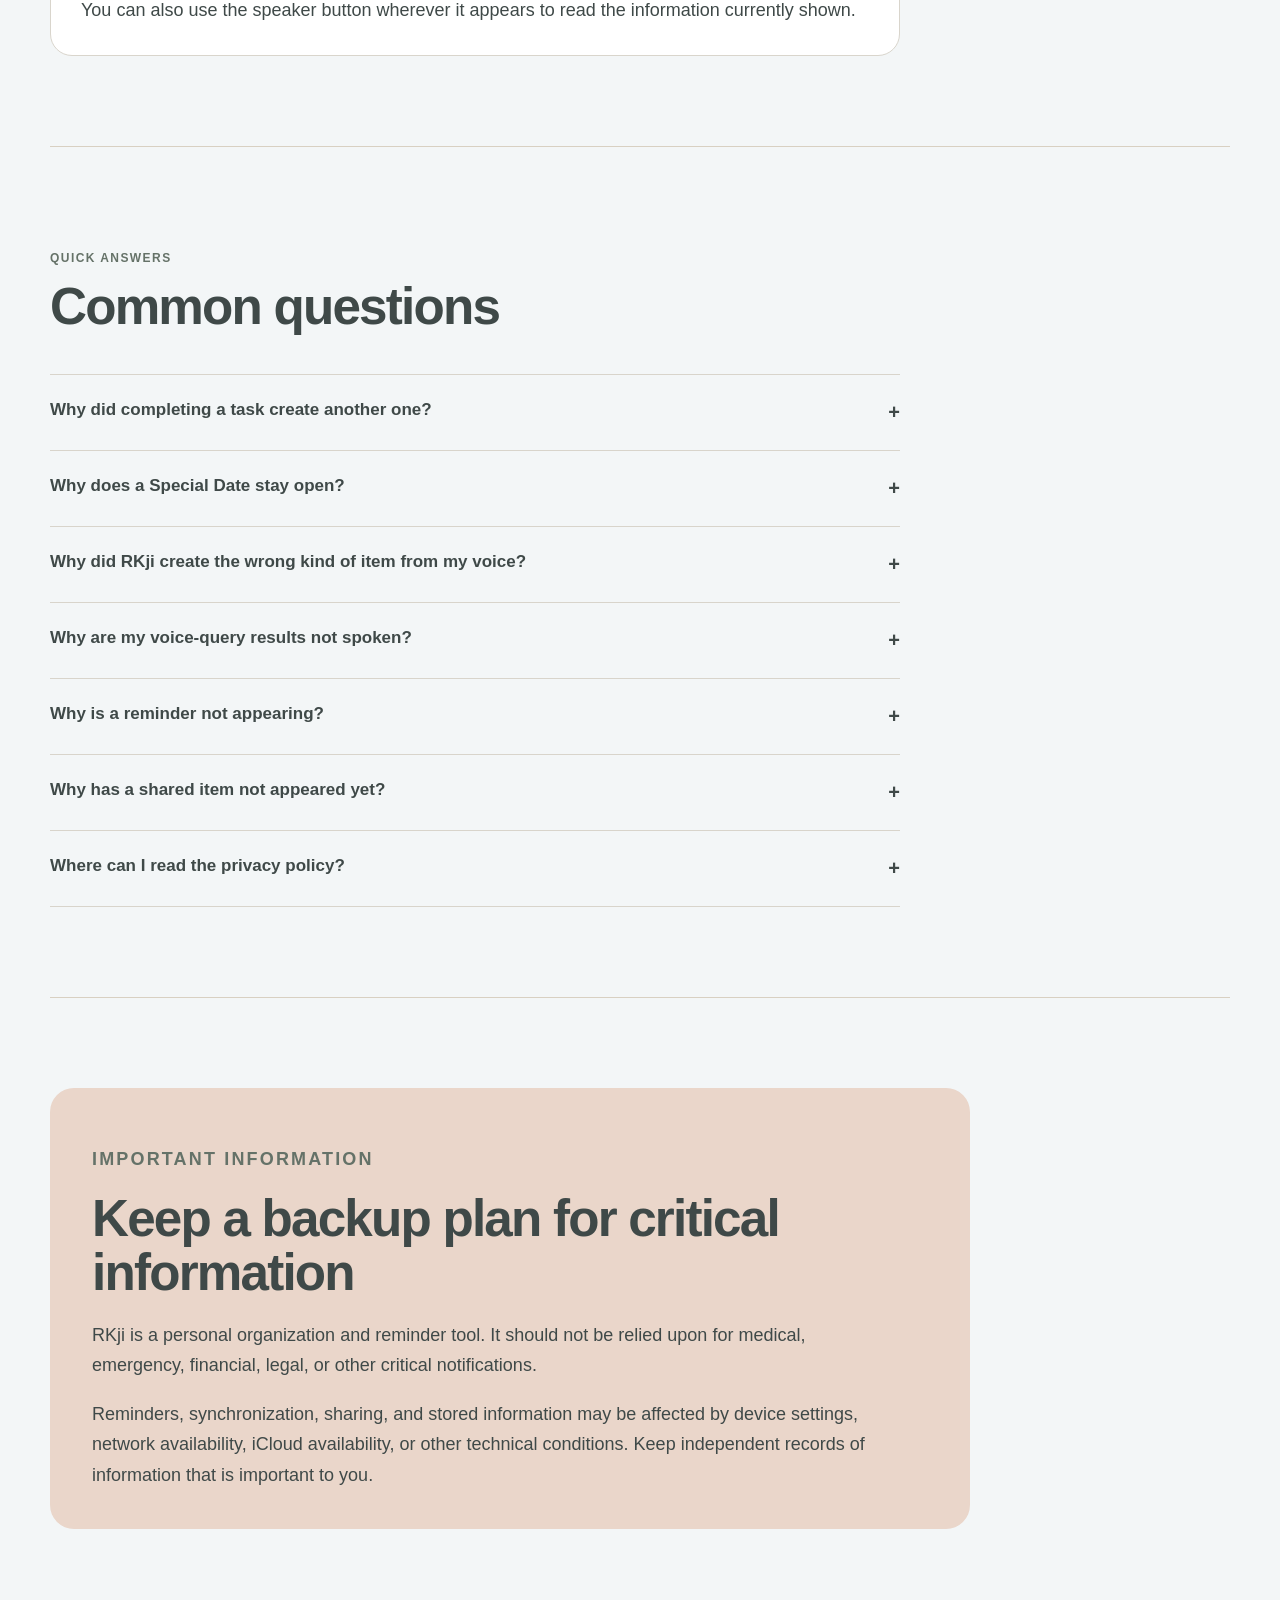
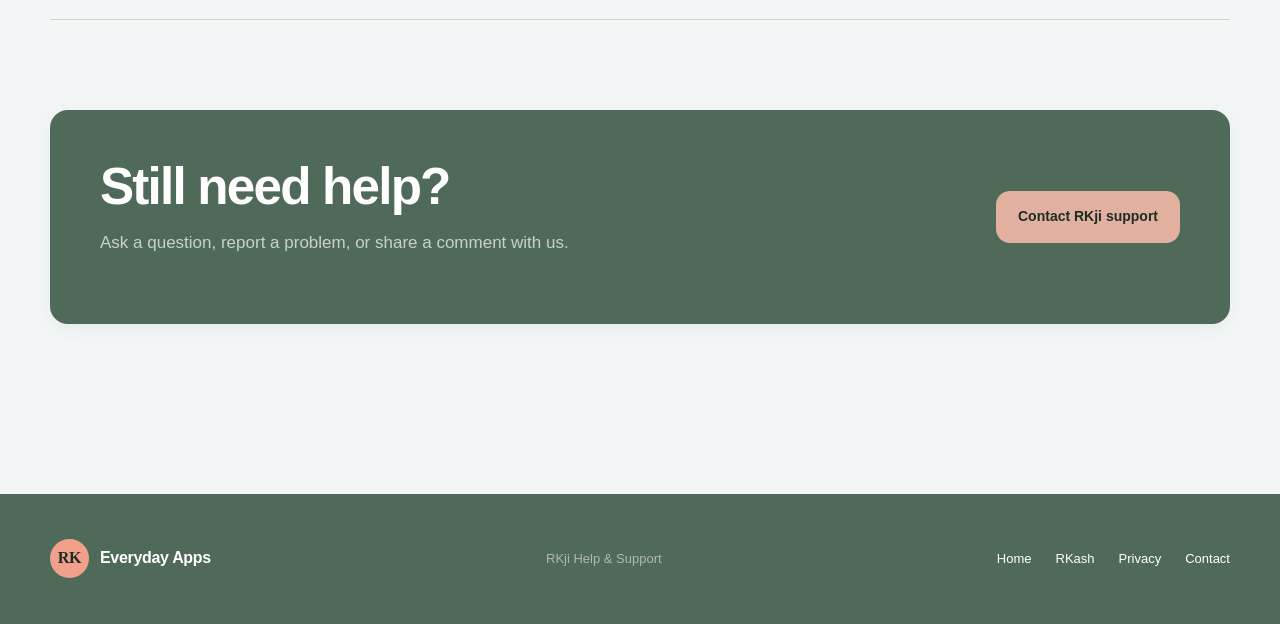
<file: rkji-tasks.html>
<!doctype html>
<html lang="en">
<head>
  <meta charset="UTF-8">
  <meta name="viewport" content="width=device-width,initial-scale=1">
  <meta name="description" content="Help and support for RKji on iPhone, including tasks, shopping, special dates, voice, reminders, and Family Spaces.">
  <title>RKji Help &amp; Support — RK Everyday Apps</title>
  <link rel="stylesheet" href="app/globals.css">
  <link rel="stylesheet" href="support.css">
  <link rel="stylesheet" href="rkji-guides.css">
  <link rel="stylesheet" href="warm-theme.css">
</head>
<body>
<main>
  <nav class="nav wrap">
    <a class="brand" href="index.html"><span>RK</span> Everyday Apps</a>
    <a class="backLink" href="index.html">← All apps</a>
  </nav>

  <section class="supportHero wrap">
    <div class="appBadge"><span>✓</span> RKji for iPhone</div>
    <h1>Help when you<br><em>need it.</em></h1>
    <p class="heroCopy supportIntro">RKji helps you organize everyday tasks, shopping, and special dates. You can type or speak, set reminders, ask RKji questions, share selected items with family, and have information read aloud.</p>
    <div class="supportNav" aria-label="Help page sections">
      <a href="#everyday-use">Everyday use</a>
      <a href="#voice">Voice &amp; reading</a>
      <a href="#sharing">Family Spaces</a>
      <a href="#questions">Quick answers</a>
      <a href="privacy-rkji.html">Privacy</a>
      <a href="#contact">Contact</a>
    </div>
  </section>

  <section class="helpSection wrap" id="everyday-use">
    <p class="kicker">Everyday use</p>
    <h2>Organize what matters</h2>
    <p class="guideIntro">Open any topic for clear, step-by-step help.</p>
    <div class="guideGrid">
      <details class="guideCard">
        <summary><span class="guideIcon">✓</span><span><strong>Tasks</strong><small>Add, find, complete, repeat, or remove a task.</small></span><span class="guideAction">Open guide</span></summary>
        <div class="guideBody">
          <ol>
            <li>Open <b>Tasks</b> and tap <b>Add</b> to create a task.</li>
            <li>Tap an existing task whenever you need to change its details.</li>
            <li>Choose a category such as Family, Medical, or Bills to keep tasks organized.</li>
            <li>Use <b>Search</b>, choose a category, or select <b>Current</b>, <b>All</b>, or <b>Closed</b> to find what you need.</li>
            <li>Tap the status control to close or reopen a task. Swipe left to delete it, or use <b>Delete Task</b> while editing.</li>
            <li>For something that happens regularly, choose a repeat period. Completing the current occurrence creates the next one while recurrence is active.</li>
          </ol>
        </div>
      </details>

      <details class="guideCard">
        <summary><span class="guideIcon">🛒</span><span><strong>Shopping</strong><small>Keep shopping items separate from normal tasks.</small></span><span class="guideAction">Open guide</span></summary>
        <div class="guideBody">
          <ol>
            <li>Open <b>Shopping</b> and tap <b>Add</b> to create a list item.</li>
            <li>Tap an item to edit it, or swipe left to delete it.</li>
            <li>Mark an item <b>Purchased</b> when you buy it.</li>
            <li>If an item is recurring, it can appear again at its next scheduled time.</li>
          </ol>
        </div>
      </details>

      <details class="guideCard">
        <summary><span class="guideIcon">♡</span><span><strong>Special Dates</strong><small>Remember birthdays, anniversaries, and other dates.</small></span><span class="guideAction">Open guide</span></summary>
        <div class="guideBody">
          <ol>
            <li>Use <b>Special Dates</b> for dates you want to remember. Unlike tasks, they do not need to be marked complete.</li>
            <li>When adding or editing, choose <b>Birthday</b>, <b>Anniversary</b>, or <b>Other</b>.</li>
            <li>Special Dates repeat every year by default. You can choose another available repeat period.</li>
            <li>Turn on <b>Pause Recurring</b> if you want to keep the date but stop creating future occurrences.</li>
          </ol>
        </div>
      </details>

      <details class="guideCard">
        <summary><span class="guideIcon">◷</span><span><strong>Reminders</strong><small>Set reminders and check notification access.</small></span><span class="guideAction">Open guide</span></summary>
        <div class="guideBody">
          <ol>
            <li>Choose a reminder while adding or editing an item.</li>
            <li>Reminders depend on notification permission and your iPhone settings.</li>
            <li>If reminders do not appear, open the iPhone <b>Settings</b> app, find RKji, and confirm that Notifications are allowed.</li>
            <li>Also check Focus modes and notification delivery settings.</li>
          </ol>
        </div>
      </details>
    </div>
  </section>

  <section class="helpSection wrap" id="voice">
    <p class="kicker">Voice and reading</p>
    <h2>Speak, ask, or listen</h2>
    <div class="guideGrid">
      <details class="guideCard">
        <summary><span class="guideIcon">●</span><span><strong>Create by voice</strong><small>Say what you want RKji to add.</small></span><span class="guideAction">Open guide</span></summary>
        <div class="guideBody">
          <p class="guideLead">Tap the microphone and speak naturally. Try:</p>
          <ul class="exampleList">
            <li>“Add task call John tomorrow at 10 AM.”</li>
            <li>“Add milk to list weekly recurring.”</li>
            <li>“Add birthday of KK January 1st.”</li>
            <li>“Add anniversary June 20th.”</li>
          </ul>
          <p>Words such as Task, List, Birthday, or Anniversary tell RKji what kind of item to create. Otherwise, RKji uses the screen you are currently viewing. A detail screen opens so you can review everything before tapping <b>Save</b>.</p>
        </div>
      </details>

      <details class="guideCard">
        <summary><span class="guideIcon">?</span><span><strong>Ask RKji</strong><small>Use a voice question to find information.</small></span><span class="guideAction">Open guide</span></summary>
        <div class="guideBody">
          <p class="guideLead">Tap the microphone and try:</p>
          <ul class="exampleList">
            <li>“What are today’s tasks?”</li>
            <li>“What are my medical tasks?”</li>
            <li>“What are my billing tasks?”</li>
            <li>“What’s on September 30th?”</li>
          </ul>
          <p>Task questions filter the Tasks screen. A question about a specific date can show Tasks and Special Dates. When you say “Calendar,” RKji means information saved in RKji, not Apple Calendar.</p>
        </div>
      </details>

      <details class="guideCard">
        <summary><span class="guideIcon">🔊</span><span><strong>Read aloud</strong><small>Listen to the information currently shown.</small></span><span class="guideAction">Open guide</span></summary>
        <div class="guideBody">
          <ol>
            <li>Tap the speaker button where it is shown to read the current information aloud.</li>
            <li>In <b>Settings</b>, turn on <b>Read voice-query results aloud</b> if you want voice answers spoken automatically.</li>
            <li>When that setting is off, voice-query results appear silently on the screen. The manual Read button remains available where shown.</li>
          </ol>
        </div>
      </details>
    </div>
  </section>

  <section class="helpSection wrap" id="sharing">
    <p class="kicker">Family Spaces</p>
    <h2>Share selected items</h2>
    <div class="guideGrid">
      <details class="guideCard">
        <summary><span class="guideIcon">＋</span><span><strong>Create or join a space</strong><small>Invite family or accept an invitation.</small></span><span class="guideAction">Open guide</span></summary>
        <div class="guideBody">
          <ol>
            <li>Open <b>Settings</b>, then <b>Family Spaces</b>.</li>
            <li>Create a space and choose <b>Invite or Manage People</b> to invite someone through iCloud sharing.</li>
            <li>To join someone else’s space, accept the Family Space invitation they send you.</li>
          </ol>
        </div>
      </details>

      <details class="guideCard">
        <summary><span class="guideIcon">↔</span><span><strong>Personal or shared</strong><small>Choose where each item is saved.</small></span><span class="guideAction">Open guide</span></summary>
        <div class="guideBody">
          <ol>
            <li>When adding or editing, choose <b>Personal</b> or a <b>Family Space</b>.</li>
            <li>Personal items remain personal. Items saved in a Family Space are shared with its participants.</li>
            <li>Shared changes may take a little time to appear while iCloud synchronizes.</li>
          </ol>
        </div>
      </details>

      <details class="guideCard">
        <summary><span class="guideIcon">👥</span><span><strong>Owner and Member</strong><small>Understand who manages the space.</small></span><span class="guideAction">Open guide</span></summary>
        <div class="guideBody">
          <p>The person who creates a Family Space is its <b>Owner</b>. The Owner can rename the space, manage invitations, or permanently delete the space and its items for everyone. A <b>Member</b> joins through an invitation and can manage or leave a joined space.</p>
        </div>
      </details>
    </div>
  </section>

  <section class="helpSection wrap" id="display">
    <p class="kicker">Comfort and readability</p>
    <h2>Make RKji easier to read</h2>
    <div class="readingPanel">
      <p>Open <b>Settings</b> in RKji to choose gentle colors, larger text, defaults for new items, and whether voice-query results are read aloud automatically.</p>
      <p>You can also use the speaker button wherever it appears to read the information currently shown.</p>
    </div>
  </section>

  <section class="helpSection wrap" id="questions">
    <p class="kicker">Quick answers</p>
    <h2>Common questions</h2>
    <div class="faqList">
      <details><summary>Why did completing a task create another one?</summary><p>The task has an active repeat period. Completing the current occurrence creates the next one. Edit the recurring task if you want to change or pause its recurrence.</p></details>
      <details><summary>Why does a Special Date stay open?</summary><p>Special Dates are dates to remember rather than things to complete. They do not need to be marked complete.</p></details>
      <details><summary>Why did RKji create the wrong kind of item from my voice?</summary><p>Include Task, List, Birthday, or Anniversary in your command. Those words override the current screen. Always review the detail screen before tapping Save.</p></details>
      <details><summary>Why are my voice-query results not spoken?</summary><p>Open RKji Settings and turn on Read voice-query results aloud. If it remains off, results are displayed silently and you can use the manual Read button where shown.</p></details>
      <details><summary>Why is a reminder not appearing?</summary><p>Confirm that RKji can send notifications in the iPhone Settings app. Also review Focus modes and notification delivery settings. Reminders depend on device settings and technical availability.</p></details>
      <details><summary>Why has a shared item not appeared yet?</summary><p>Family Space items use iCloud sharing and may take some time to synchronize. Confirm that both devices have an internet connection and are signed in to iCloud.</p></details>
      <details><summary>Where can I read the privacy policy?</summary><p>Read the <a href="privacy-rkji.html"><u>RKji Privacy Policy</u></a> for information about storage, sharing, permissions, and your choices.</p></details>
    </div>
  </section>

  <section class="helpSection wrap" id="important">
    <div class="importantPanel">
      <p class="kicker">Important Information</p>
      <h2>Keep a backup plan for critical information</h2>
      <p>RKji is a personal organization and reminder tool. It should not be relied upon for medical, emergency, financial, legal, or other critical notifications.</p>
      <p>Reminders, synchronization, sharing, and stored information may be affected by device settings, network availability, iCloud availability, or other technical conditions. Keep independent records of information that is important to you.</p>
    </div>
  </section>

  <section class="helpSection wrap" id="contact">
    <div class="contactPanel">
      <div>
        <h2>Still need help?</h2>
        <p>Ask a question, report a problem, or share a comment with us.</p>
      </div>
      <a class="button" href="support.html?app=RKji%20Tasks">Contact RKji support</a>
    </div>
  </section>

  <footer class="supportFooter">
    <div class="wrap footerInner">
      <a class="brand" href="index.html"><span>RK</span> Everyday Apps</a>
      <p>RKji Help &amp; Support</p>
      <div><a href="index.html">Home</a><a href="rkash.html">RKash</a><a href="privacy-rkji.html">Privacy</a><a href="support.html?app=RKji%20Tasks">Contact</a></div>
    </div>
  </footer>
</main>
</body>
</html>
</file>
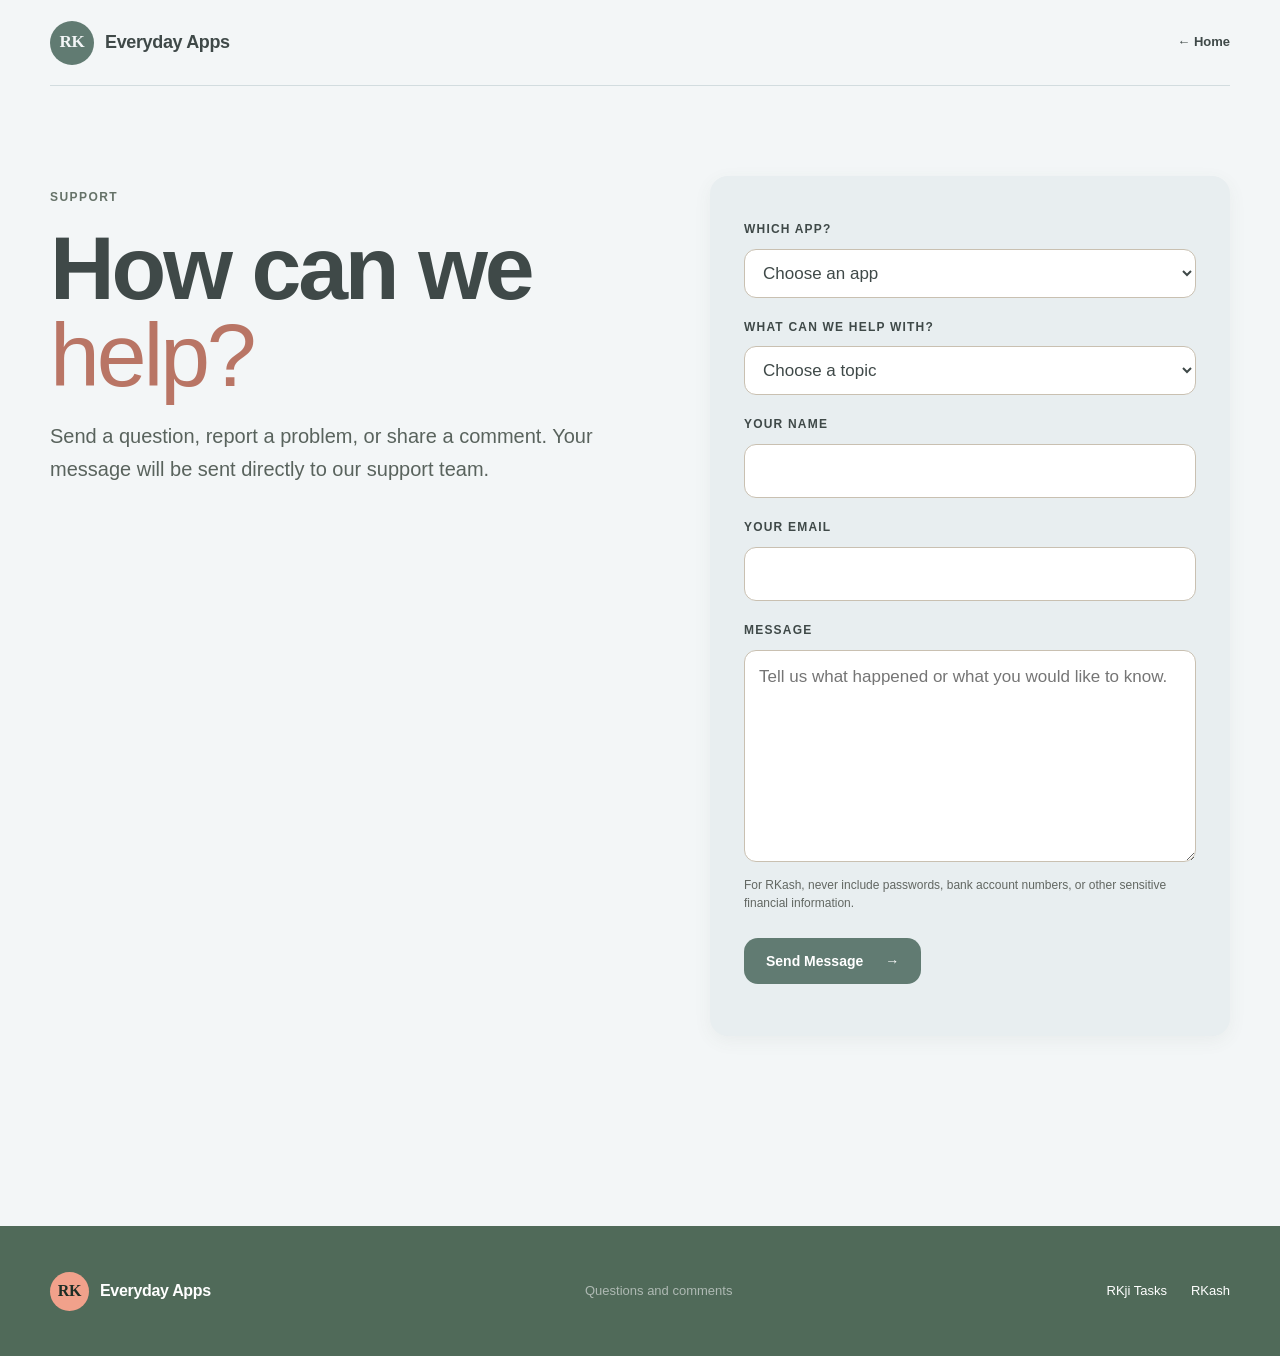
<file: support.html>
<!doctype html><html lang="en"><head><meta charset="UTF-8"><meta name="viewport" content="width=device-width,initial-scale=1"><meta name="description" content="Contact support for RKji Tasks and RKash."><title>Contact Support — RK Everyday Apps</title><link rel="stylesheet" href="app/globals.css"><link rel="stylesheet" href="support.css"><link rel="stylesheet" href="contact.css"><link rel="stylesheet" href="warm-theme.css"></head><body><main>
<nav class="nav wrap"><a class="brand" href="index.html"><span>RK</span> Everyday Apps</a><a class="backLink" href="index.html">← Home</a></nav>
<section class="contactHero wrap"><div><p class="kicker">Support</p><h1>How can we<br><em>help?</em></h1><p class="heroCopy">Send a question, report a problem, or share a comment. Your message will be sent directly to our support team.</p></div>
    <form
        class="supportForm"
        id="support-form"
        name="support"
        method="POST"
        action="/thank-you.html"
        data-netlify="true">
        <input type="hidden" name="form-name" value="support">
        <label for="app">Which app?</label><select id="app" name="app" required><option value="">Choose an app</option><option>RKji Tasks</option><option>RKash</option><option>General question</option></select><label for="topic">What can we help with?</label><select id="topic" name="topic" required><option value="">Choose a topic</option><option>Question</option><option>Problem or bug</option><option>Comment or suggestion</option><option>Privacy question</option></select><label for="name">Your name</label><input id="name" name="name" autocomplete="name" required><label for="reply-email">Your email</label><input id="reply-email" name="reply-email" type="email" autocomplete="email" required><label for="message">Message</label><textarea id="message" name="message" rows="7" required placeholder="Tell us what happened or what you would like to know."></textarea><p class="formNote">For RKash, never include passwords, bank account numbers, or other sensitive financial information.</p><button class="button primary" type="submit">Send Message <span>→</span></button><p class="formStatus" id="form-status" aria-live="polite"></p></form></section>
<footer class="supportFooter"><div class="wrap footerInner"><a class="brand" href="index.html"><span>RK</span> Everyday Apps</a><p>Questions and comments</p><div><a href="rkji-tasks.html">RKji Tasks</a><a href="rkash.html">RKash</a></div></div></footer>
</main><script src="support-form.js"></script></body></html>
</file>
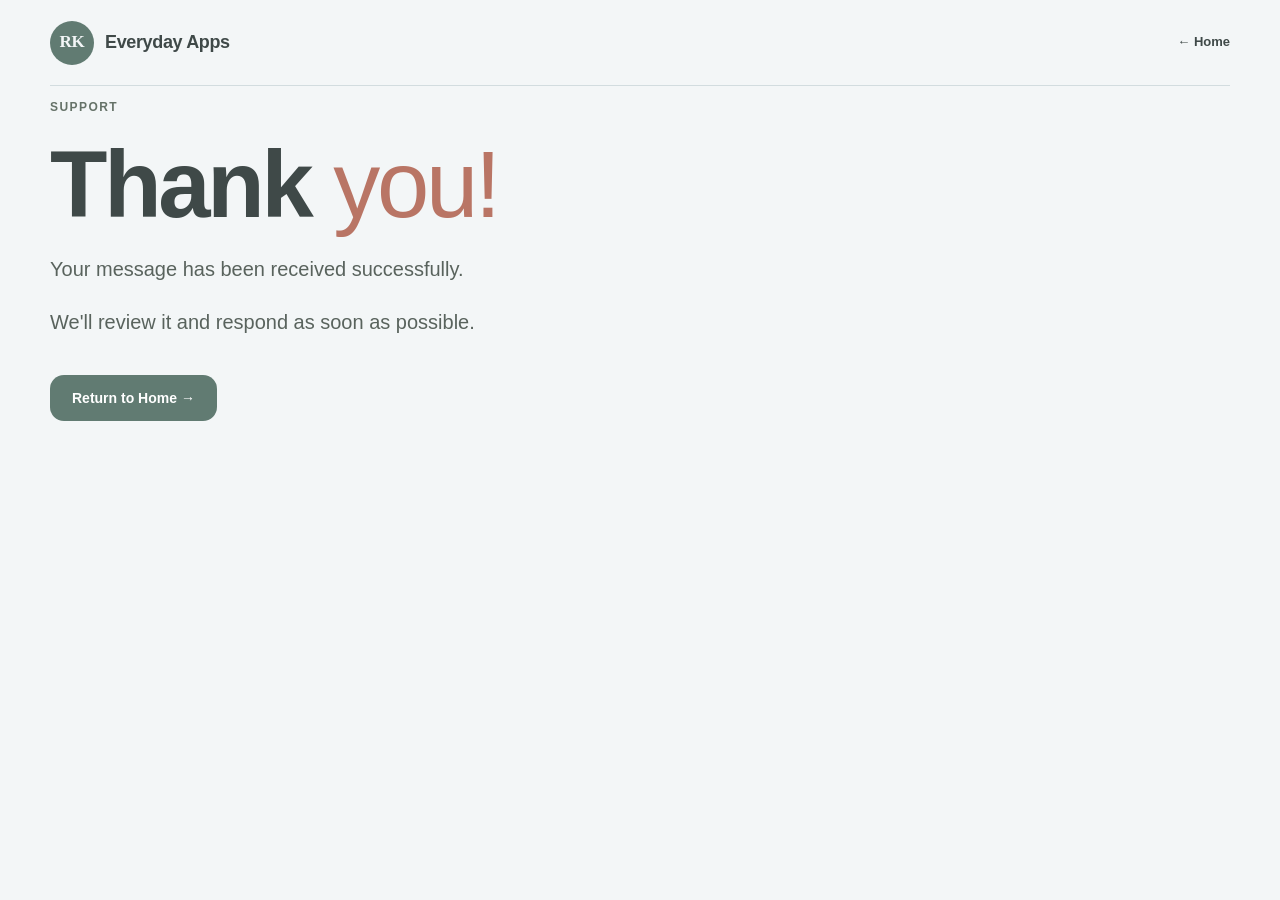
<file: thank-you.html>
<!doctype html>
<html lang="en">
<head>
    <meta charset="UTF-8">
    <meta name="viewport" content="width=device-width, initial-scale=1">
    <title>Thank You — RK Everyday Apps</title>

    <link rel="stylesheet" href="app/globals.css">
    <link rel="stylesheet" href="support.css">
    <link rel="stylesheet" href="warm-theme.css">
</head>

<body>

<main>

<nav class="nav wrap">
    <a class="brand" href="index.html"><span>RK</span> Everyday Apps</a>
    <a class="backLink" href="index.html">← Home</a>
</nav>

<section class="contactHero wrap">

<div>

<p class="kicker">Support</p>

<h1>Thank <em>you!</em></h1>

<p class="heroCopy">
Your message has been received successfully.
</p>

<p class="heroCopy">
We'll review it and respond as soon as possible.
</p>

<br>

<a class="button primary" href="index.html">
Return to Home →
</a>

</div>

</section>

</main>

</body>
</html>
</file>
<file: app/globals.css>
:root{--ink:#202421;--cream:#f5f1e8;--paper:#fffdf8;--green:#244b3a;--coral:#ee7359}*{box-sizing:border-box}html{scroll-behavior:smooth}body{margin:0;background:var(--paper);color:var(--ink);font-family:Arial,Helvetica,sans-serif}a{color:inherit;text-decoration:none}.wrap{width:min(1180px,calc(100% - 48px));margin-inline:auto}.nav{height:92px;display:flex;align-items:center;justify-content:space-between;border-bottom:1px solid #d9d5cc}.brand{display:flex;align-items:center;gap:11px;font-size:15px;font-weight:700;letter-spacing:-.02em}.brand span{display:grid;place-items:center;width:39px;height:39px;border-radius:50%;color:var(--paper);background:var(--green);font-family:Georgia,serif}.navLinks{display:flex;align-items:center;gap:32px;font-size:14px;font-weight:600}.navCta{padding:12px 18px;border:1px solid var(--ink);border-radius:99px}.hero{min-height:650px;position:relative;display:flex;flex-direction:column;justify-content:center;padding-block:80px;overflow:hidden}.eyebrow,.kicker{text-transform:uppercase;font-size:12px;letter-spacing:.16em;font-weight:800}.spark{color:var(--coral);margin-right:6px}h1,h2,blockquote{font-family:Georgia,'Times New Roman',serif;font-weight:400;letter-spacing:-.055em}h1{margin:22px 0;font-size:clamp(64px,8.4vw,116px);line-height:.88;max-width:850px}h1 em,blockquote em{color:var(--coral);font-weight:400}.heroCopy{max-width:560px;font-size:19px;line-height:1.55;color:#5c615d}.heroActions{display:flex;gap:14px;margin-top:28px}.button{border-radius:99px;padding:15px 22px;font-size:14px;font-weight:700}.primary{color:white;background:var(--green)}.primary span{margin-left:18px}.ghost{border:1px solid #c9c6be}.orbit{position:absolute;width:360px;height:360px;right:-20px;top:145px;border:1px solid #d8d2c7;border-radius:50%}.centerOrb,.orb{position:absolute;display:grid;place-items:center;border-radius:22px;box-shadow:0 12px 35px #534c4122}.centerOrb{inset:50%;translate:-50% -50%;width:100px;height:100px;color:white;background:var(--green);border-radius:50%;font:34px Georgia,serif}.orb{width:62px;height:62px;font-size:24px;background:#fff}.orb1{top:-22px;left:145px;background:#f9b7a9}.orb2{right:-15px;top:160px;background:#b9ddca}.orb3{bottom:-15px;left:140px;background:#f3d97d}.orb4{left:-20px;top:150px;background:#b8cdee}.ticker{overflow:hidden;background:var(--green);color:white;padding:18px 0;white-space:nowrap;font-size:11px;letter-spacing:.2em;font-weight:800}.ticker div{text-align:center}.ticker b{color:#f2a28d;margin:0 28px}.apps{padding-block:120px}.sectionHead{display:flex;align-items:end;justify-content:space-between;gap:60px;margin-bottom:55px}.sectionHead h2,.newsletter h2{font-size:clamp(48px,6vw,76px);line-height:.97;margin:14px 0 0}.sectionHead>p{max-width:390px;color:#666b67;line-height:1.6}.appGrid{display:grid;grid-template-columns:repeat(3,1fr);gap:18px}.appCard{min-height:380px;padding:28px;border-radius:28px;display:flex;flex-direction:column;justify-content:space-between;transition:transform .25s}.appCard:hover{transform:translateY(-5px)}.coral{background:#f6c2b6}.mint{background:#c8e0d0}.sun{background:#f2df94}.blue{background:#c7d8ed}.lilac{background:#dcd0eb}.peach{background:#efd3b6}.cardTop{display:flex;justify-content:space-between;align-items:start}.appIcon{width:62px;height:62px;border-radius:18px;background:#fff9;display:grid;place-items:center;font-size:28px}.number{font:16px Georgia,serif}.tag{font-size:10px;text-transform:uppercase;letter-spacing:.14em;font-weight:800}.appCard h3{font:42px Georgia,serif;letter-spacing:-.04em;margin:10px 0 8px}.appCard p{line-height:1.5;margin:0;color:#444a46}.appCard button{border:0;border-top:1px solid #20242133;background:none;padding:18px 0 0;margin-top:24px;display:flex;justify-content:space-between;font-weight:700;cursor:pointer}.about{background:var(--cream);padding:120px 0}.aboutInner{display:grid;grid-template-columns:100px 1fr 340px;gap:50px;align-items:start}.quoteMark{font:100px Georgia,serif;color:var(--coral);line-height:.7}.about blockquote{font-size:clamp(42px,5vw,68px);line-height:1.02;margin:0}.aboutCopy{padding-top:10px;color:#5b605c;line-height:1.7}.newsletter{padding-block:110px;display:flex;align-items:end;justify-content:space-between;gap:50px}.newsletter>div>p:last-child{color:#686c69}.newsletter form{display:flex;border-bottom:1px solid var(--ink);min-width:420px;padding:10px 0}.newsletter input{flex:1;border:0;outline:0;background:transparent;font-size:17px}.newsletter button{border:0;background:none;font-weight:800;cursor:pointer}.success{padding:20px 28px;border-radius:14px;background:#c8e0d0;font-weight:700}footer{background:#1d2d25;color:white;padding:42px 0}.footerInner{display:flex;justify-content:space-between;align-items:center}.footerInner p{color:#aeb9b3;font-size:13px}.footerInner>div{display:flex;gap:24px;font-size:13px}.footerInner .brand span{background:#f1a18b;color:#1d2d25}.srOnly{position:absolute;width:1px;height:1px;padding:0;margin:-1px;overflow:hidden;clip:rect(0,0,0,0);white-space:nowrap;border:0}@media(max-width:900px){.orbit{opacity:.22;right:-140px}.appGrid{grid-template-columns:repeat(2,1fr)}.aboutInner{grid-template-columns:60px 1fr}.aboutCopy{grid-column:2}.sectionHead,.newsletter{align-items:start}.newsletter{flex-direction:column}.sectionHead>p{max-width:300px}}@media(max-width:640px){.wrap{width:min(100% - 30px,1180px)}.nav{height:74px}.navLinks a:not(.navCta){display:none}.navCta{padding:10px 14px}.hero{min-height:610px}.hero h1{font-size:57px}.heroCopy{font-size:17px}.orbit{width:250px;height:250px;top:230px;right:-150px}.sectionHead{display:block}.sectionHead>p{margin-top:25px}.appGrid{grid-template-columns:1fr}.apps{padding-block:80px}.about{padding:80px 0}.aboutInner{display:block}.quoteMark{height:55px}.aboutCopy{margin-top:35px}.newsletter form{min-width:0;width:100%}.footerInner{flex-direction:column;align-items:flex-start;gap:25px}}@media(prefers-reduced-motion:reduce){html{scroll-behavior:auto}.appCard{transition:none}}
</file>
<file: support.css>
.productGrid{grid-template-columns:repeat(2,1fr)}.productGrid .appCard{min-height:430px}.cardLink{border-top:1px solid #20242133;padding-top:18px;margin-top:24px;display:flex;justify-content:space-between;font-weight:700}.supportHero{padding:82px 0 70px}.supportHero h1{font-size:clamp(58px,8vw,102px)}.backLink{font-size:13px;font-weight:800}.appBadge{display:inline-flex;align-items:center;gap:12px;padding:9px 16px 9px 9px;border-radius:99px;background:#fff;border:1px solid #ddd8cf;font-size:13px;font-weight:700}.appBadge span{display:grid;place-items:center;width:34px;height:34px;border-radius:10px;background:var(--green);color:white}.supportIntro{max-width:690px}.supportNav{display:flex;gap:10px;flex-wrap:wrap;margin-top:30px}.supportNav a{border:1px solid #cbc7bd;padding:11px 16px;border-radius:99px;font-size:13px;font-weight:700}.helpSection{padding:90px 0;border-top:1px solid #ddd8cf}.helpSection h2{font-size:clamp(42px,5vw,66px);margin:10px 0 40px}.videoGrid{display:grid;grid-template-columns:repeat(3,1fr);gap:18px}.videoCard{display:block;border:1px solid #ddd8cf;border-radius:22px;overflow:hidden;background:white}.videoThumb{aspect-ratio:16/9;display:grid;place-items:center;background:#dde5de;font-size:28px}.videoThumb.coral{background:#f6c2b6}.videoThumb.mint{background:#c8e0d0}.videoThumb span{display:grid;place-items:center;width:62px;height:62px;border-radius:50%;background:var(--green);color:white}.videoText{padding:20px}.videoText h3{font:26px Georgia,serif;margin:0 0 8px}.videoText p{font-size:14px;line-height:1.5;color:#666b67;margin:0}.faqList{max-width:850px}.faqList details{border-top:1px solid #d8d4cb;padding:22px 0}.faqList details:last-child{border-bottom:1px solid #d8d4cb}.faqList summary{font-weight:800;cursor:pointer;list-style:none;display:flex;justify-content:space-between}.faqList summary:after{content:'+';font-size:20px}.faqList details[open] summary:after{content:'−'}.faqList details p{max-width:700px;color:#5f645f;line-height:1.65}.contactPanel{background:var(--green);color:white;border-radius:28px;padding:50px;display:flex;justify-content:space-between;align-items:center;gap:30px}.contactPanel h2{margin:0 0 10px;color:white}.contactPanel p{color:#c7d2cc}.contactPanel .button{background:#f1a18b;color:#1d2d25;white-space:nowrap}.supportFooter{margin-top:80px}.muted{color:#686c69;line-height:1.6}.comingSoon{font-size:11px;text-transform:uppercase;letter-spacing:.12em;font-weight:800;margin-top:10px;color:#526058}@media(max-width:760px){.productGrid,.videoGrid{grid-template-columns:1fr}.supportHero{padding-top:55px}.contactPanel{align-items:flex-start;flex-direction:column;padding:30px}}
</file>
<file: warm-theme.css>
:root{--ink:#3f4948;--cream:#e8eef0;--paper:#f3f6f7;--green:#617b72;--coral:#b97565;--sage-pale:#d9e3df;--blue-pale:#d8e5eb;--clay-pale:#ead6ca}
body{background:var(--paper);color:var(--ink);font-family:-apple-system,BlinkMacSystemFont,"Segoe UI",sans-serif;font-size:17px;line-height:1.55}
.nav{height:86px;border-color:#d2dcdf}.brand{font-size:16px}.brand span{background:var(--green);box-shadow:none}.navCta,.button,.supportNav a{border-radius:14px}
h1,h2,blockquote,.appCard h3,.videoText h3,.guideCard strong{font-family:ui-rounded,"SF Pro Rounded",-apple-system,BlinkMacSystemFont,"Segoe UI",sans-serif;font-weight:650;letter-spacing:-.035em}
h1{font-size:clamp(54px,7.4vw,94px);line-height:.98}h1 em,blockquote em{color:var(--coral);font-style:normal}.heroCopy{color:#59635d;font-size:20px;line-height:1.65}.eyebrow,.kicker{color:#657268;letter-spacing:.12em}
.primary,.centerOrb{background:var(--green)}.ghost{background:#f9fbfb;border-color:#cad5d8}.orbit{border-color:#c9d5d8}.orb,.centerOrb{box-shadow:0 8px 22px #4d5b5020}.orb1{background:var(--clay-pale)}.orb2{background:var(--sage-pale)}.orb3{background:#eee0ae}.orb4{background:var(--blue-pale)}.ticker{background:var(--green)}
.appCard,.videoCard,.guideCard,.contactPanel,.supportForm{border-radius:18px;box-shadow:0 5px 18px #53605510}.appCard:hover{transform:translateY(-2px)}.coral,.videoThumb.coral{background:var(--clay-pale)}.mint,.videoThumb.mint{background:var(--sage-pale)}.blue{background:var(--blue-pale)}.sun{background:#eee0ae}.lilac{background:#dfd8e6}.peach{background:#ebd8c5}.appIcon,.guideIcon{border-radius:14px}.appCard p,.videoText p,.muted{color:#58635d}
.about{background:var(--cream)}.quoteMark{color:var(--coral)}.newsletter h2,.sectionHead h2,.helpSection h2,.contactPanel h2{font-size:clamp(38px,4vw,54px);line-height:1.05;letter-spacing:-.035em}.helpSection{border-color:#d8d0c2}.guideBody{background:#f3ede2}.guideCard summary,.faqList summary{font-size:17px}.guideBody li,.faqList details p{font-size:17px;line-height:1.7}.speakButton{border-radius:14px;border-color:var(--green);color:var(--green)}
.contactPanel,footer{background:#506a59}.contactPanel .button{background:#e2b09f}.appBadge{background:#fffaf1;border-color:#d8d0c2}.appBadge span{background:var(--green)}.supportForm{background:var(--cream)}.supportForm input,.supportForm select,.supportForm textarea{font-size:17px;border-color:#c9c0b1}
.homeHero{min-height:560px;padding-block:54px}.homeHero h1{font-size:clamp(48px,5.7vw,72px)}.homeHero .heroCopy{max-width:590px}.homeHero .orbit{right:32px}.nav .brand{font-size:18px}.nav .brand span{width:44px;height:44px;font-size:17px}
.productGrid{grid-template-columns:repeat(3,minmax(0,1fr));gap:16px}.productGrid .appCard{min-height:190px;padding:22px;justify-content:flex-start;gap:22px}.compactAppTitle{display:grid;grid-template-columns:50px minmax(0,1fr) auto;align-items:center;gap:14px}.productGrid .appIcon{width:50px;height:50px;font-size:22px}.productGrid .appCard h3{font-size:30px;margin:0}.productGrid .number{align-self:start;font-size:14px}.productGrid .appCard>p{font-size:15px;line-height:1.5;margin:0}
@media(max-width:900px){.homeHero .orbit{display:none}.productGrid{grid-template-columns:repeat(2,minmax(0,1fr))}}
@media(max-width:640px){body{font-size:16px}h1{font-size:50px}.heroCopy{font-size:18px}.nav{height:76px}.homeHero{min-height:520px;padding-block:44px}.homeHero h1{font-size:44px}.newsletter h2,.sectionHead h2,.helpSection h2,.contactPanel h2{font-size:38px}.productGrid{grid-template-columns:1fr}.productGrid .appCard{min-height:165px;padding:18px;gap:16px}.productGrid .appCard h3{font-size:27px}.compactAppTitle{grid-template-columns:46px minmax(0,1fr) auto}.productGrid .appIcon{width:46px;height:46px}.nav .brand{font-size:16px}.nav .brand span{width:40px;height:40px}}
</file>
<file: privacy.css>
.privacyHero{padding:76px 0 54px;max-width:900px}.privacyHero h1{font-size:clamp(48px,6vw,74px);margin:18px 0}.policyStatus{display:inline-block;padding:8px 12px;border-radius:10px;background:#ead6ca;color:#684c43;font-size:12px;font-weight:800;letter-spacing:.06em;text-transform:uppercase}.privacyBody{max-width:900px;padding-bottom:100px}.privacyBody section{padding:34px 0;border-top:1px solid #d2dcdf}.privacyBody h2{font-size:32px;margin:0 0 16px}.privacyBody h3{font-size:20px;margin:24px 0 8px}.privacyBody p,.privacyBody li{color:#53605b;line-height:1.75}.privacyBody ul{padding-left:22px}.privacyBody .plainSummary{font-size:20px;color:var(--ink);background:var(--cream);padding:26px;border-radius:18px}.policyNote{padding:20px;border-left:4px solid var(--coral);background:#f8fbfb}.policyLinks{display:flex;flex-wrap:wrap;gap:10px;margin-top:28px}.policyLinks a{padding:11px 15px;border:1px solid #cad5d8;border-radius:12px;font-weight:700;font-size:14px}@media(max-width:640px){.privacyHero{padding-top:48px}.privacyHero h1{font-size:44px}.privacyBody h2{font-size:28px}.privacyBody .plainSummary{font-size:18px;padding:20px}}
</file>
<file: rkji-guides.css>
.guideIntro{max-width:650px;color:#666b67;line-height:1.6;margin:-20px 0 38px}
.guideGrid{display:grid;gap:14px}
.guideCard{border:1px solid #d9d5cc;border-radius:22px;background:white;overflow:hidden}
.guideCard summary{display:grid;grid-template-columns:58px 1fr auto;gap:18px;align-items:center;padding:22px;cursor:pointer;list-style:none}
.guideCard summary::-webkit-details-marker{display:none}
.guideIcon{display:grid;place-items:center;width:58px;height:58px;border-radius:17px;background:#f6c2b6;font-size:25px}
.guideCard strong{display:block;font:30px Georgia,serif;letter-spacing:-.03em}
.guideCard small{display:block;color:#666b67;font-size:14px;margin-top:4px}
.guideAction{font-size:12px;font-weight:800;text-transform:uppercase;letter-spacing:.08em}
.guideCard[open] .guideAction{font-size:0}
.guideCard[open] .guideAction:after{content:'Close guide';font-size:12px}
.guideBody{border-top:1px solid #e1ddd5;background:#fbf8f1;padding:24px 30px 28px 98px}
.guideBody ol{margin:0 0 22px;padding-left:20px;max-width:760px}
.guideBody li{padding:5px 0;line-height:1.55}
.guideBody>p{max-width:760px;line-height:1.7}
.guideLead{font-weight:750;margin-top:0}
.exampleList{max-width:760px;margin:0 0 22px;padding-left:22px}
.exampleList li{padding:6px 0;line-height:1.55}
.speakButton{border:1px solid var(--green);border-radius:99px;background:white;color:var(--green);padding:11px 16px;font-weight:800;cursor:pointer}
.speakButton.isSpeaking{background:var(--green);color:white}
.readScript{position:absolute;width:1px;height:1px;overflow:hidden;clip:rect(0 0 0 0)}
.readingPanel{max-width:850px;border:1px solid #d9d5cc;border-radius:22px;background:#fff;padding:30px}
.readingPanel p{font-size:18px;line-height:1.7;margin:0}
.readingPanel p+p{margin-top:14px}
.importantPanel{border-radius:24px;background:#ead6ca;padding:38px 42px;max-width:920px}
.importantPanel h2{font-size:clamp(34px,4vw,48px);margin:8px 0 20px}
.importantPanel p{font-size:18px;line-height:1.7;max-width:800px}
.importantPanel p:last-child{margin-bottom:0}
@media(max-width:640px){
  .guideCard summary{grid-template-columns:48px 1fr;padding:18px;gap:14px}
  .guideIcon{width:48px;height:48px}
  .guideCard strong{font-size:24px}
  .guideAction{grid-column:2}
  .guideBody{padding:22px}
  .readingPanel,.importantPanel{padding:24px}
  .readingPanel p,.importantPanel p{font-size:17px}
}
</file>
<file: contact.css>
.contactHero{display:grid;grid-template-columns:1fr minmax(380px,520px);gap:80px;padding:90px 0 110px;align-items:start}.contactHero h1{font-size:clamp(58px,7vw,96px);margin:18px 0}.supportForm{background:var(--cream);border-radius:28px;padding:34px;display:grid;gap:10px}.supportForm label{font-size:12px;text-transform:uppercase;letter-spacing:.1em;font-weight:800;margin-top:10px}.supportForm input,.supportForm select,.supportForm textarea{width:100%;border:1px solid #cbc7bd;border-radius:12px;background:white;padding:13px 14px;font:inherit;color:var(--ink)}.supportForm textarea{resize:vertical}.supportForm .button{border:0;margin-top:12px;justify-self:start;cursor:pointer}.formNote,.formStatus{font-size:12px;line-height:1.5;color:#626762;margin:4px 0}.formStatus{font-weight:700;color:var(--green)}@media(max-width:820px){.contactHero{grid-template-columns:1fr;gap:35px;padding-top:55px}.supportForm{padding:24px}}
</file>
